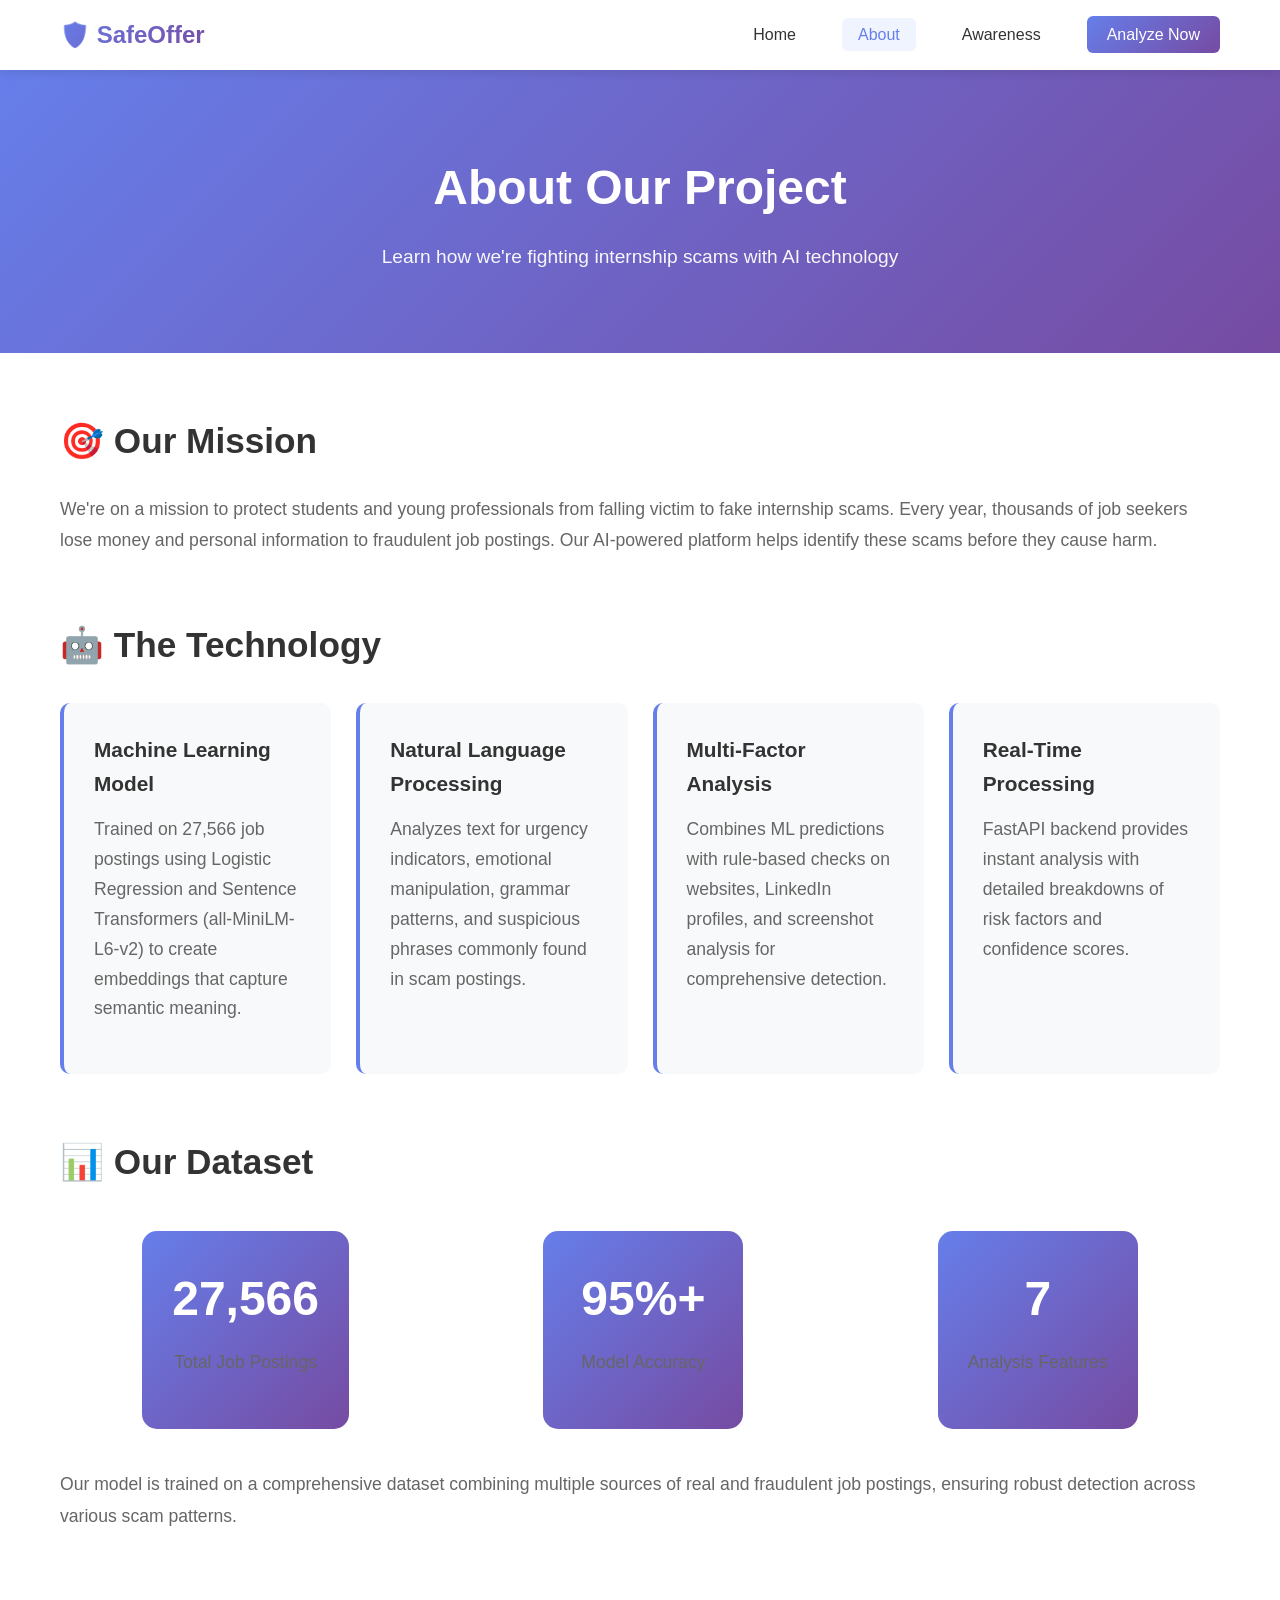
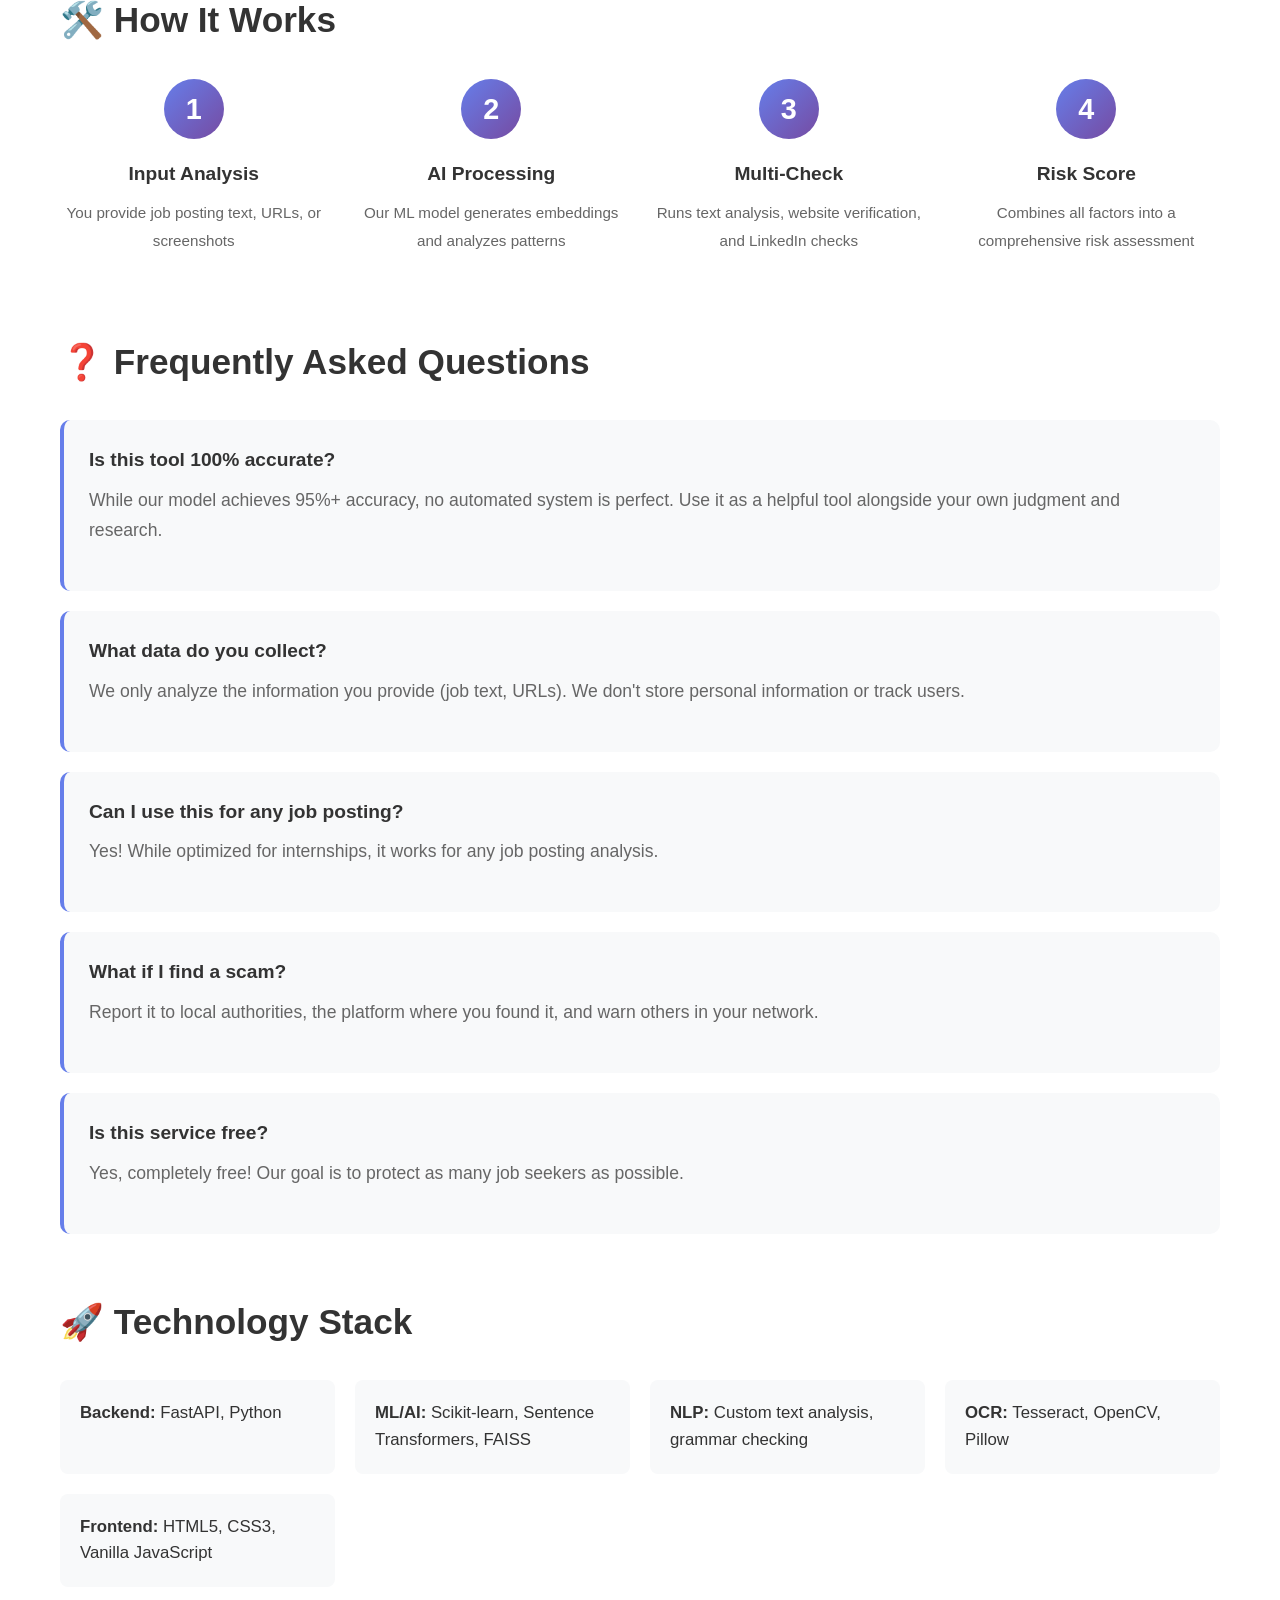
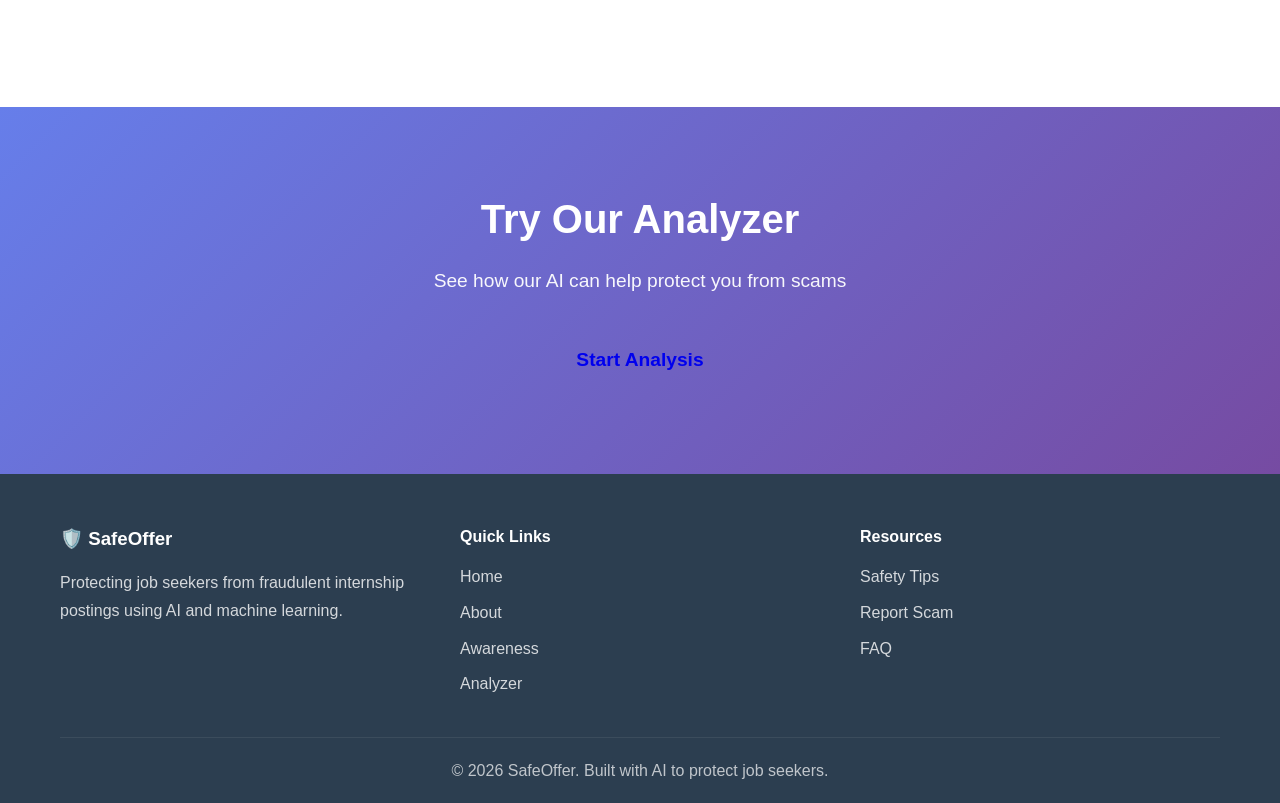
<file: frontend/about.html>
<!DOCTYPE html>
<html lang="en">
<head>
    <meta charset="UTF-8">
    <meta name="viewport" content="width=device-width, initial-scale=1.0">
    <title>About - SafeOffer</title>
    <link rel="stylesheet" href="styles.css">
</head>
<body>
    <nav class="navbar">
        <div class="nav-container">
            <div class="logo">🛡️ SafeOffer</div>
            <ul class="nav-menu">
                <li><a href="home.html">Home</a></li>
                <li><a href="about.html" class="active">About</a></li>
                <li><a href="awareness.html">Awareness</a></li>
                <li><a href="analyzer.html" class="cta-btn">Analyze Now</a></li>
            </ul>
        </div>
    </nav>

    <section class="page-header">
        <div class="container">
            <h1>About Our Project</h1>
            <p>Learn how we're fighting internship scams with AI technology</p>
        </div>
    </section>

    <section class="about-content">
        <div class="container">
            <div class="about-section">
                <h2>🎯 Our Mission</h2>
                <p>We're on a mission to protect students and young professionals from falling victim to fake internship scams. Every year, thousands of job seekers lose money and personal information to fraudulent job postings. Our AI-powered platform helps identify these scams before they cause harm.</p>
            </div>

            <div class="about-section">
                <h2>🤖 The Technology</h2>
                <div class="tech-grid">
                    <div class="tech-card">
                        <h3>Machine Learning Model</h3>
                        <p>Trained on 27,566 job postings using Logistic Regression and Sentence Transformers (all-MiniLM-L6-v2) to create embeddings that capture semantic meaning.</p>
                    </div>
                    <div class="tech-card">
                        <h3>Natural Language Processing</h3>
                        <p>Analyzes text for urgency indicators, emotional manipulation, grammar patterns, and suspicious phrases commonly found in scam postings.</p>
                    </div>
                    <div class="tech-card">
                        <h3>Multi-Factor Analysis</h3>
                        <p>Combines ML predictions with rule-based checks on websites, LinkedIn profiles, and screenshot analysis for comprehensive detection.</p>
                    </div>
                    <div class="tech-card">
                        <h3>Real-Time Processing</h3>
                        <p>FastAPI backend provides instant analysis with detailed breakdowns of risk factors and confidence scores.</p>
                    </div>
                </div>
            </div>

            <div class="about-section">
                <h2>📊 Our Dataset</h2>
                <div class="dataset-stats">
                    <div class="stat-box">
                        <div class="stat-big">27,566</div>
                        <p>Total Job Postings</p>
                    </div>
                    <div class="stat-box">
                        <div class="stat-big">95%+</div>
                        <p>Model Accuracy</p>
                    </div>
                    <div class="stat-box">
                        <div class="stat-big">7</div>
                        <p>Analysis Features</p>
                    </div>
                </div>
                <p>Our model is trained on a comprehensive dataset combining multiple sources of real and fraudulent job postings, ensuring robust detection across various scam patterns.</p>
            </div>

            <div class="about-section">
                <h2>🛠️ How It Works</h2>
                <div class="process-steps">
                    <div class="step">
                        <div class="step-number">1</div>
                        <h3>Input Analysis</h3>
                        <p>You provide job posting text, URLs, or screenshots</p>
                    </div>
                    <div class="step">
                        <div class="step-number">2</div>
                        <h3>AI Processing</h3>
                        <p>Our ML model generates embeddings and analyzes patterns</p>
                    </div>
                    <div class="step">
                        <div class="step-number">3</div>
                        <h3>Multi-Check</h3>
                        <p>Runs text analysis, website verification, and LinkedIn checks</p>
                    </div>
                    <div class="step">
                        <div class="step-number">4</div>
                        <h3>Risk Score</h3>
                        <p>Combines all factors into a comprehensive risk assessment</p>
                    </div>
                </div>
            </div>

            <div class="about-section" id="faq">
                <h2>❓ Frequently Asked Questions</h2>
                <div class="faq-list">
                    <div class="faq-item">
                        <h3>Is this tool 100% accurate?</h3>
                        <p>While our model achieves 95%+ accuracy, no automated system is perfect. Use it as a helpful tool alongside your own judgment and research.</p>
                    </div>
                    <div class="faq-item">
                        <h3>What data do you collect?</h3>
                        <p>We only analyze the information you provide (job text, URLs). We don't store personal information or track users.</p>
                    </div>
                    <div class="faq-item">
                        <h3>Can I use this for any job posting?</h3>
                        <p>Yes! While optimized for internships, it works for any job posting analysis.</p>
                    </div>
                    <div class="faq-item">
                        <h3>What if I find a scam?</h3>
                        <p>Report it to local authorities, the platform where you found it, and warn others in your network.</p>
                    </div>
                    <div class="faq-item">
                        <h3>Is this service free?</h3>
                        <p>Yes, completely free! Our goal is to protect as many job seekers as possible.</p>
                    </div>
                </div>
            </div>

            <div class="about-section">
                <h2>🚀 Technology Stack</h2>
                <div class="tech-stack">
                    <div class="stack-item">
                        <strong>Backend:</strong> FastAPI, Python
                    </div>
                    <div class="stack-item">
                        <strong>ML/AI:</strong> Scikit-learn, Sentence Transformers, FAISS
                    </div>
                    <div class="stack-item">
                        <strong>NLP:</strong> Custom text analysis, grammar checking
                    </div>
                    <div class="stack-item">
                        <strong>OCR:</strong> Tesseract, OpenCV, Pillow
                    </div>
                    <div class="stack-item">
                        <strong>Frontend:</strong> HTML5, CSS3, Vanilla JavaScript
                    </div>
                </div>
            </div>
        </div>
    </section>

    <section class="cta-section">
        <div class="container">
            <h2>Try Our Analyzer</h2>
            <p>See how our AI can help protect you from scams</p>
            <a href="analyzer.html" class="btn btn-large">Start Analysis</a>
        </div>
    </section>

    <footer class="footer">
        <div class="container">
            <div class="footer-content">
                <div class="footer-section">
                    <h3>🛡️ SafeOffer</h3>
                    <p>Protecting job seekers from fraudulent internship postings using AI and machine learning.</p>
                </div>
                <div class="footer-section">
                    <h4>Quick Links</h4>
                    <ul>
                        <li><a href="home.html">Home</a></li>
                        <li><a href="about.html">About</a></li>
                        <li><a href="awareness.html">Awareness</a></li>
                        <li><a href="analyzer.html">Analyzer</a></li>
                    </ul>
                </div>
                <div class="footer-section">
                    <h4>Resources</h4>
                    <ul>
                        <li><a href="awareness.html#tips">Safety Tips</a></li>
                        <li><a href="awareness.html#report">Report Scam</a></li>
                        <li><a href="about.html#faq">FAQ</a></li>
                    </ul>
                </div>
            </div>
            <div class="footer-bottom">
                <p>&copy; 2026 SafeOffer. Built with AI to protect job seekers.</p>
            </div>
        </div>
    </footer>
</body>
</html>
</file>
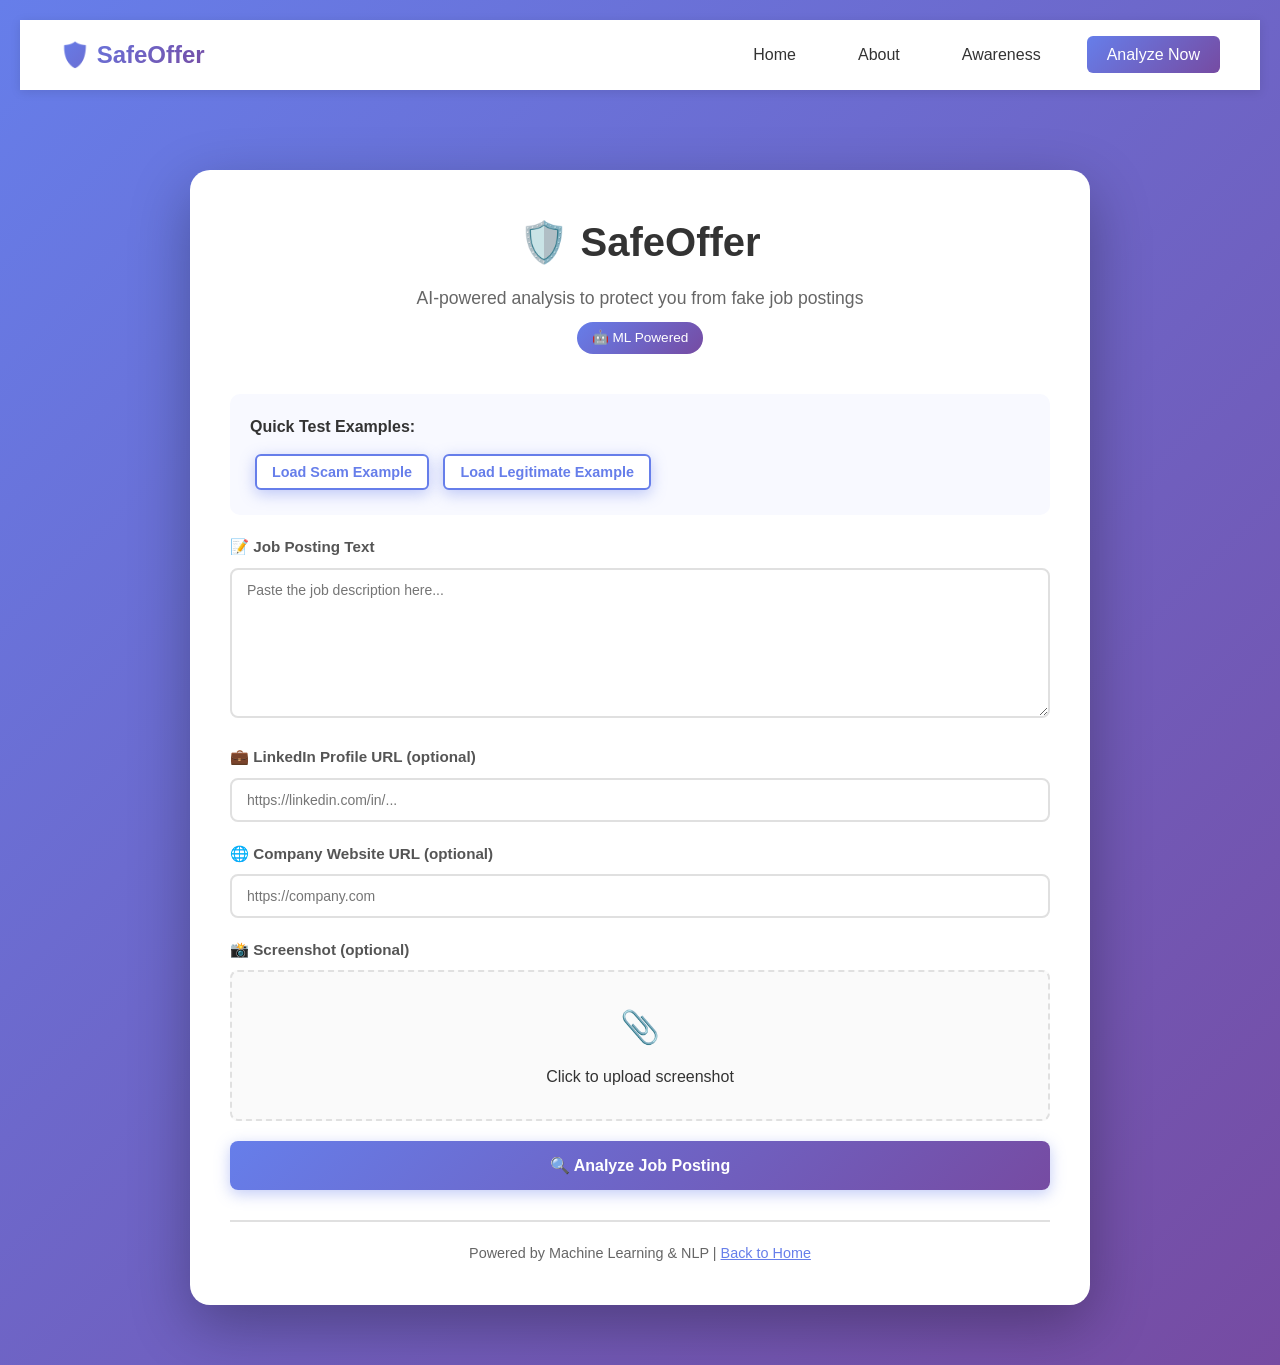
<file: frontend/analyzer.html>
<!DOCTYPE html>
<html lang="en">
<head>
    <meta charset="UTF-8">
    <meta name="viewport" content="width=device-width, initial-scale=1.0">
    <title>Analyzer - SafeOffer</title>
    <link rel="stylesheet" href="styles.css">
    <style>
        body { 
            background: linear-gradient(135deg, #667eea 0%, #764ba2 100%); 
            min-height: 100vh; 
            padding: 20px; 
        }
        
        .analyzer-container { 
            max-width: 900px; 
            margin: 80px auto 40px; 
            background: white; 
            border-radius: 20px; 
            padding: 40px; 
            box-shadow: 0 20px 60px rgba(0,0,0,0.3); 
        }
        
        .header {
            text-align: center;
            margin-bottom: 40px;
        }
        
        h1 { 
            color: #333; 
            margin-bottom: 10px; 
            font-size: 2.5em; 
        }
        
        .subtitle { 
            color: #666; 
            font-size: 1.1em;
        }
        
        .badge {
            display: inline-block;
            background: linear-gradient(135deg, #667eea 0%, #764ba2 100%);
            color: white;
            padding: 5px 15px;
            border-radius: 20px;
            font-size: 0.85em;
            margin-top: 10px;
        }
        
        .form-group { 
            margin-bottom: 20px; 
        }
        
        label { 
            display: block; 
            margin-bottom: 8px; 
            color: #555; 
            font-weight: 600; 
            font-size: 0.95em;
        }
        
        input[type="text"], input[type="url"], textarea { 
            width: 100%; 
            padding: 12px 15px; 
            border: 2px solid #e0e0e0; 
            border-radius: 8px; 
            font-size: 14px; 
            transition: all 0.3s;
            font-family: inherit;
        }
        
        input:focus, textarea:focus { 
            outline: none; 
            border-color: #667eea; 
            box-shadow: 0 0 0 3px rgba(102, 126, 234, 0.1);
        }
        
        textarea { 
            min-height: 150px; 
            resize: vertical; 
        }
        
        .file-input { 
            border: 2px dashed #e0e0e0; 
            padding: 30px; 
            text-align: center; 
            border-radius: 8px; 
            cursor: pointer; 
            transition: all 0.3s; 
            background: #fafafa;
        }
        
        .file-input:hover { 
            border-color: #667eea; 
            background: #f8f9ff; 
        }
        
        .file-input input { 
            display: none; 
        }
        
        .file-icon {
            font-size: 2em;
            margin-bottom: 10px;
        }
        
        button { 
            background: linear-gradient(135deg, #667eea 0%, #764ba2 100%); 
            color: white; 
            padding: 15px 40px; 
            border: none; 
            border-radius: 8px; 
            font-size: 16px; 
            font-weight: 600; 
            cursor: pointer; 
            width: 100%; 
            transition: all 0.3s;
            box-shadow: 0 4px 15px rgba(102, 126, 234, 0.4);
        }
        
        button:hover { 
            transform: translateY(-2px); 
            box-shadow: 0 6px 20px rgba(102, 126, 234, 0.6);
        }
        
        button:disabled { 
            opacity: 0.6; 
            cursor: not-allowed; 
            transform: none;
        }
        
        .result { 
            margin-top: 30px; 
            padding: 30px; 
            border-radius: 12px; 
            display: none; 
            animation: slideIn 0.5s ease;
        }
        
        @keyframes slideIn {
            from { opacity: 0; transform: translateY(20px); }
            to { opacity: 1; transform: translateY(0); }
        }
        
        .result.safe { 
            background: linear-gradient(135deg, #d4edda 0%, #c3e6cb 100%); 
            border: 2px solid #28a745; 
        }
        
        .result.suspicious { 
            background: linear-gradient(135deg, #fff3cd 0%, #ffeaa7 100%); 
            border: 2px solid #ffc107; 
        }
        
        .result.scam { 
            background: linear-gradient(135deg, #f8d7da 0%, #f5c6cb 100%); 
            border: 2px solid #dc3545; 
        }
        
        .score-container {
            text-align: center;
            margin-bottom: 20px;
        }
        
        .score { 
            font-size: 4em; 
            font-weight: bold; 
            margin: 10px 0;
            text-shadow: 2px 2px 4px rgba(0,0,0,0.1);
        }
        
        .verdict { 
            font-size: 1.8em; 
            margin-bottom: 20px;
            font-weight: 600;
        }
        
        .ml-prediction {
            background: white;
            padding: 20px;
            border-radius: 10px;
            margin-bottom: 20px;
            box-shadow: 0 2px 10px rgba(0,0,0,0.1);
        }
        
        .ml-prediction h3 {
            margin-bottom: 15px;
            color: #333;
            display: flex;
            align-items: center;
            gap: 10px;
        }
        
        .ml-badge {
            background: linear-gradient(135deg, #667eea 0%, #764ba2 100%);
            color: white;
            padding: 5px 12px;
            border-radius: 15px;
            font-size: 0.7em;
        }
        
        .confidence-bar {
            background: #e0e0e0;
            height: 30px;
            border-radius: 15px;
            overflow: hidden;
            margin: 10px 0;
        }
        
        .confidence-fill {
            height: 100%;
            background: linear-gradient(90deg, #667eea 0%, #764ba2 100%);
            display: flex;
            align-items: center;
            justify-content: center;
            color: white;
            font-weight: 600;
            transition: width 1s ease;
        }
        
        .details { 
            background: white; 
            padding: 20px; 
            border-radius: 10px; 
            box-shadow: 0 2px 10px rgba(0,0,0,0.1);
        }
        
        .details h3 {
            margin-bottom: 15px;
            color: #333;
        }
        
        .detail-item { 
            margin: 12px 0; 
            padding: 12px; 
            background: #f8f9fa; 
            border-radius: 6px; 
            border-left: 4px solid #667eea;
        }
        
        .loading { 
            text-align: center; 
            padding: 40px; 
            display: none; 
        }
        
        .spinner { 
            border: 4px solid #f3f3f3; 
            border-top: 4px solid #667eea; 
            border-radius: 50%; 
            width: 50px; 
            height: 50px; 
            animation: spin 1s linear infinite; 
            margin: 0 auto 20px; 
        }
        
        @keyframes spin { 
            0% { transform: rotate(0deg); } 
            100% { transform: rotate(360deg); } 
        }
        
        .loading-text {
            color: #667eea;
            font-weight: 600;
            font-size: 1.1em;
        }
        
        .example-texts {
            background: #f8f9ff;
            padding: 20px;
            border-radius: 10px;
            margin-bottom: 20px;
        }
        
        .example-texts h4 {
            margin-bottom: 10px;
            color: #333;
        }
        
        .example-btn {
            background: white;
            color: #667eea;
            border: 2px solid #667eea;
            padding: 8px 15px;
            border-radius: 6px;
            margin: 5px;
            cursor: pointer;
            font-size: 0.9em;
            transition: all 0.3s;
            width: auto;
        }
        
        .example-btn:hover {
            background: #667eea;
            color: white;
        }
        
        .analyzer-footer {
            text-align: center;
            margin-top: 30px;
            padding-top: 20px;
            border-top: 2px solid #e0e0e0;
            color: #666;
            font-size: 0.9em;
        }
    </style>
</head>
<body>
    <nav class="navbar">
        <div class="nav-container">
            <div class="logo">🛡️ SafeOffer</div>
            <ul class="nav-menu">
                <li><a href="home.html">Home</a></li>
                <li><a href="about.html">About</a></li>
                <li><a href="awareness.html">Awareness</a></li>
                <li><a href="analyzer.html" class="active cta-btn">Analyze Now</a></li>
            </ul>
        </div>
    </nav>

    <div class="analyzer-container">
        <div class="header">
            <h1>🛡️ SafeOffer</h1>
            <p class="subtitle">AI-powered analysis to protect you from fake job postings</p>
            <span class="badge">🤖 ML Powered</span>
        </div>
        
        <div class="example-texts">
            <h4>Quick Test Examples:</h4>
            <button class="example-btn" onclick="loadScamExample()">Load Scam Example</button>
            <button class="example-btn" onclick="loadLegitExample()">Load Legitimate Example</button>
        </div>
        
        <form id="analyzeForm">
            <div class="form-group">
                <label for="offerText">📝 Job Posting Text</label>
                <textarea id="offerText" placeholder="Paste the job description here..."></textarea>
            </div>
            
            <div class="form-group">
                <label for="linkedin">💼 LinkedIn Profile URL (optional)</label>
                <input type="url" id="linkedin" placeholder="https://linkedin.com/in/...">
            </div>
            
            <div class="form-group">
                <label for="website">🌐 Company Website URL (optional)</label>
                <input type="url" id="website" placeholder="https://company.com">
            </div>
            
            <div class="form-group">
                <label>📸 Screenshot (optional)</label>
                <div class="file-input" onclick="document.getElementById('screenshot').click()">
                    <input type="file" id="screenshot" accept="image/*">
                    <div class="file-icon">📎</div>
                    <span id="fileName">Click to upload screenshot</span>
                </div>
            </div>
            
            <button type="submit">🔍 Analyze Job Posting</button>
        </form>
        
        <div class="loading" id="loading">
            <div class="spinner"></div>
            <p class="loading-text">Analyzing with AI...</p>
        </div>
        
        <div class="result" id="result">
            <div class="score-container">
                <div class="score" id="score"></div>
                <div class="verdict" id="verdict"></div>
            </div>
            
            <div id="mlPrediction"></div>
            <div class="details" id="details"></div>
        </div>
        
        <div class="analyzer-footer">
            <p>Powered by Machine Learning & NLP | <a href="home.html" style="color: #667eea;">Back to Home</a></p>
        </div>
    </div>

    <script>
        const API_URL = window.location.origin === 'null' || window.location.origin === 'file://' 
            ? 'http://localhost:8000' 
            : window.location.origin;
        
        function loadScamExample() {
            document.getElementById('offerText').value = `URGENT HIRING! 🚨

We are offering GUARANTEED internship positions at top tech companies!

💰 Salary: $5000/month
📍 Location: Remote (Work from anywhere!)
⏰ Duration: 3-6 months

Requirements:
✅ Any degree/stream
✅ No experience needed
✅ No interview required!

🎯 LIMITED SLOTS AVAILABLE - Only 10 positions left!

To confirm your position, pay a ONE-TIME registration fee of $500 (100% refundable after joining)

📱 Contact immediately on WhatsApp: +1234567890
⚡ Instant offer letter provided!

Don't miss this life-changing opportunity! Apply NOW before slots fill up!`;
        }
        
        function loadLegitExample() {
            document.getElementById('offerText').value = `Software Engineering Intern - Summer 2024

About the Role:
We are seeking a motivated Software Engineering Intern to join our backend development team for Summer 2024.

Responsibilities:
- Develop and maintain REST APIs using Python/FastAPI
- Work with PostgreSQL databases
- Collaborate with senior engineers on feature development
- Participate in code reviews and team meetings

Requirements:
- Currently pursuing a degree in Computer Science or related field
- Strong understanding of Python and web development
- Familiarity with Git and version control
- Good communication skills

What We Offer:
- Competitive monthly stipend
- Mentorship from experienced engineers
- Flexible work hours
- Potential for full-time conversion

Application Process:
Please apply through our careers portal at company.com/careers
Include your resume and a brief cover letter.

We are an equal opportunity employer and value diversity.`;
        }
        
        document.getElementById('screenshot').addEventListener('change', function(e) {
            const fileName = e.target.files[0]?.name || 'Click to upload screenshot';
            document.getElementById('fileName').innerHTML = `<div class="file-icon">✅</div>${fileName}`;
        });
        
        document.getElementById('analyzeForm').addEventListener('submit', async function(e) {
            e.preventDefault();
            
            const formData = new FormData();
            const linkedin = document.getElementById('linkedin').value;
            const website = document.getElementById('website').value;
            const offerText = document.getElementById('offerText').value;
            const screenshot = document.getElementById('screenshot').files[0];
            
            if (!offerText && !linkedin && !website && !screenshot) {
                alert('Please provide at least one input to analyze!');
                return;
            }
            
            if (linkedin) formData.append('linkedin_url', linkedin);
            if (website) formData.append('website_url', website);
            if (offerText) formData.append('offer_text', offerText);
            if (screenshot) formData.append('screenshot', screenshot);
            
            document.getElementById('loading').style.display = 'block';
            document.getElementById('result').style.display = 'none';
            
            try {
                const response = await fetch(`${API_URL}/analyze/`, {
                    method: 'POST',
                    body: formData
                });
                
                if (!response.ok) {
                    throw new Error(`HTTP error! status: ${response.status}`);
                }
                
                const data = await response.json();
                displayResult(data);
            } catch (error) {
                alert('Error: ' + error.message + '\n\nMake sure the backend is running on http://localhost:8000');
                console.error('Error:', error);
            } finally {
                document.getElementById('loading').style.display = 'none';
            }
        });
        
        function displayResult(data) {
            const resultDiv = document.getElementById('result');
            const score = data.scam_score;
            const verdict = data.verdict;
            
            resultDiv.className = 'result';
            if (verdict === 'Safe') resultDiv.classList.add('safe');
            else if (verdict === 'Suspicious') resultDiv.classList.add('suspicious');
            else resultDiv.classList.add('scam');
            
            document.getElementById('score').textContent = `${score}/100`;
            document.getElementById('verdict').textContent = verdict;
            
            let mlHTML = '';
            if (data.offer_text?.ml_prediction) {
                const ml = data.offer_text.ml_prediction;
                const confidence = (ml.confidence * 100).toFixed(1);
                mlHTML = `
                    <div class="ml-prediction">
                        <h3>
                            🤖 AI Model Analysis
                            <span class="ml-badge">Machine Learning</span>
                        </h3>
                        <p><strong>Prediction:</strong> ${ml.is_scam ? '⚠️ SCAM DETECTED' : '✅ Looks Legitimate'}</p>
                        <p><strong>Confidence:</strong></p>
                        <div class="confidence-bar">
                            <div class="confidence-fill" style="width: ${confidence}%">${confidence}%</div>
                        </div>
                        <p><strong>Scam Probability:</strong> ${(ml.scam_probability * 100).toFixed(1)}%</p>
                    </div>
                `;
            }
            document.getElementById('mlPrediction').innerHTML = mlHTML;
            
            let detailsHTML = '<h3>📊 Detailed Analysis:</h3>';
            
            if (data.offer_text?.flags?.length > 0) {
                detailsHTML += `<div class="detail-item"><strong>⚠️ Suspicious Phrases Found:</strong><br>${data.offer_text.flags.join(', ')}</div>`;
            }
            
            if (data.offer_text?.urgency_score > 0.3) {
                detailsHTML += `<div class="detail-item"><strong>⏰ Urgency Detected:</strong> High pressure language used</div>`;
            }
            
            if (data.offer_text?.emotion_score > 0.2) {
                detailsHTML += `<div class="detail-item"><strong>😮 Emotional Manipulation:</strong> Overly emotional language detected</div>`;
            }
            
            if (data.linkedin?.flags?.length > 0) {
                detailsHTML += `<div class="detail-item"><strong>💼 LinkedIn Issues:</strong><br>${data.linkedin.flags.join(', ')}</div>`;
            }
            
            if (data.website?.flags?.length > 0) {
                detailsHTML += `<div class="detail-item"><strong>🌐 Website Issues:</strong><br>${data.website.flags.join(', ')}</div>`;
            }
            
            if (data.image?.detected_keywords?.length > 0) {
                detailsHTML += `<div class="detail-item"><strong>📸 Screenshot Analysis:</strong><br>Detected: ${data.image.detected_keywords.join(', ')}</div>`;
            }
            
            if (detailsHTML === '<h3>📊 Detailed Analysis:</h3>') {
                detailsHTML += '<div class="detail-item">✅ No major red flags detected</div>';
            }
            
            document.getElementById('details').innerHTML = detailsHTML;
            resultDiv.style.display = 'block';
            resultDiv.scrollIntoView({ behavior: 'smooth', block: 'nearest' });
        }
    </script>
</body>
</html>
</file>
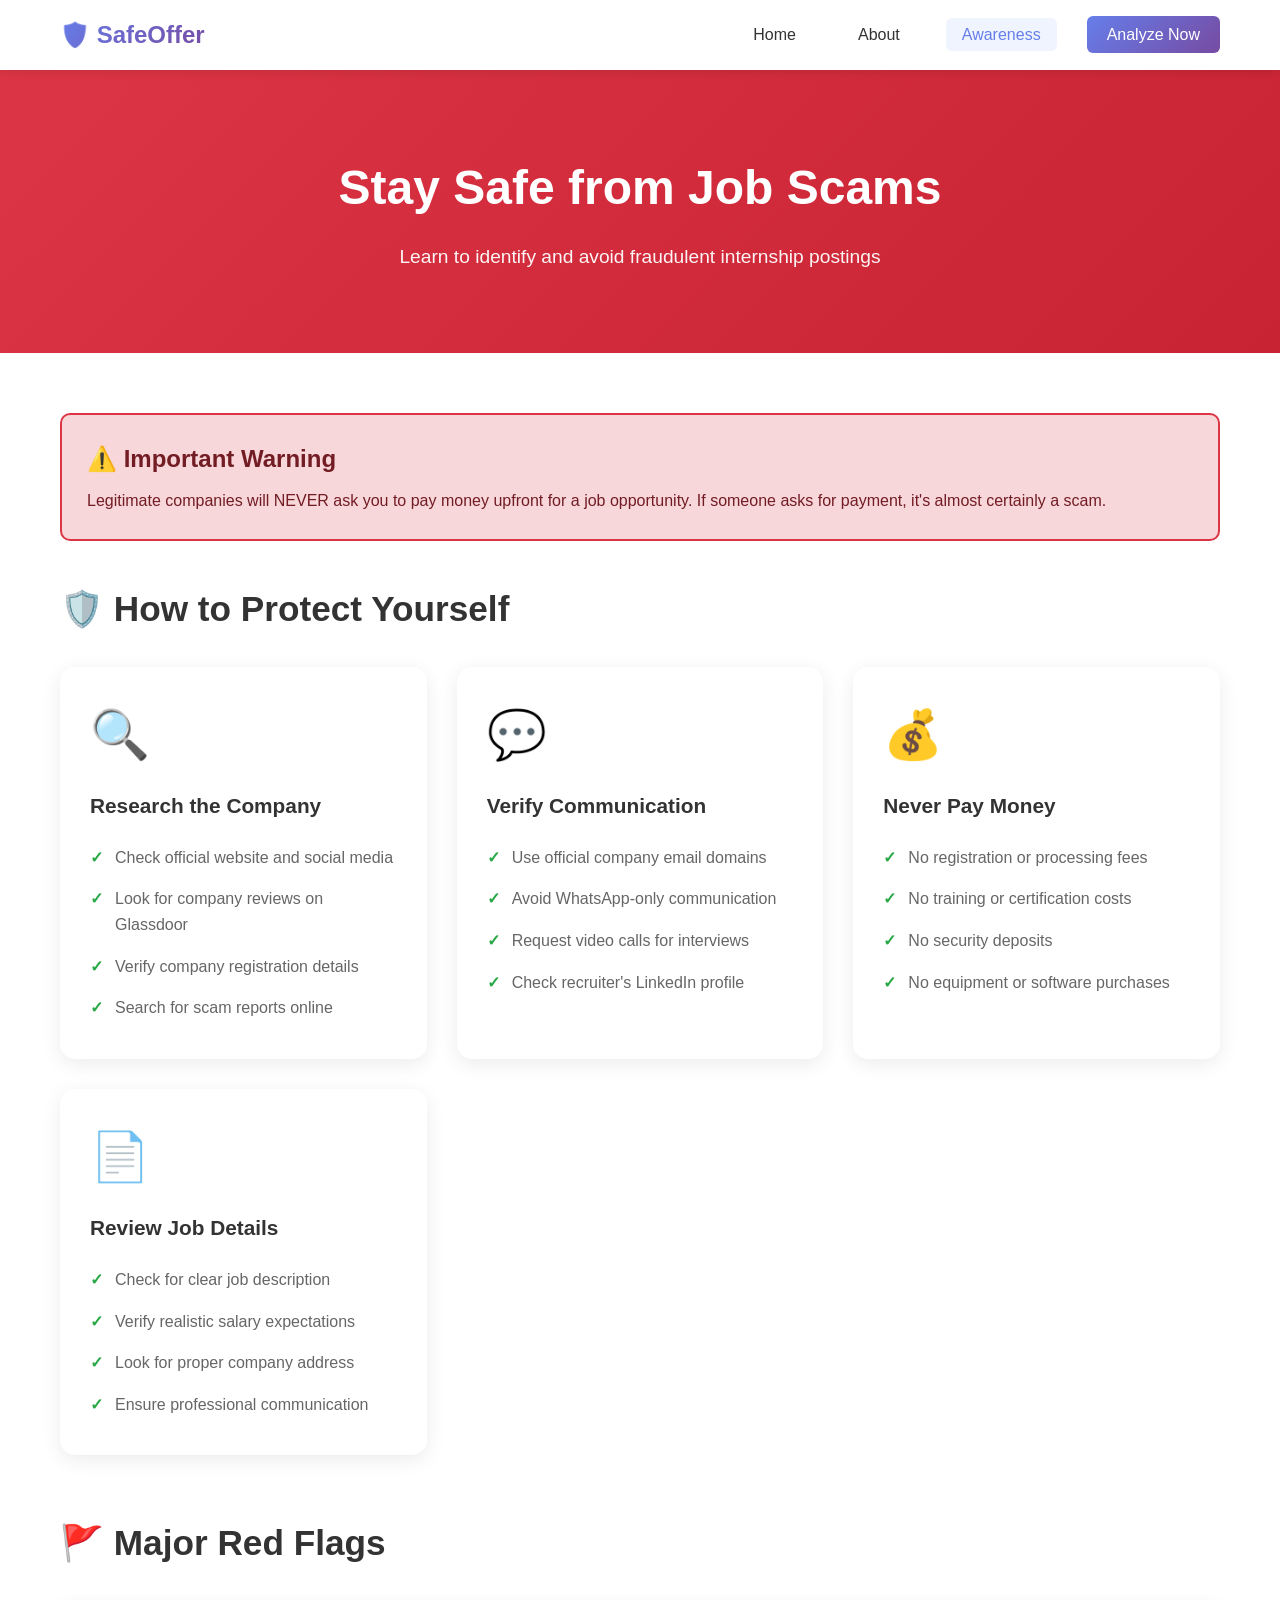
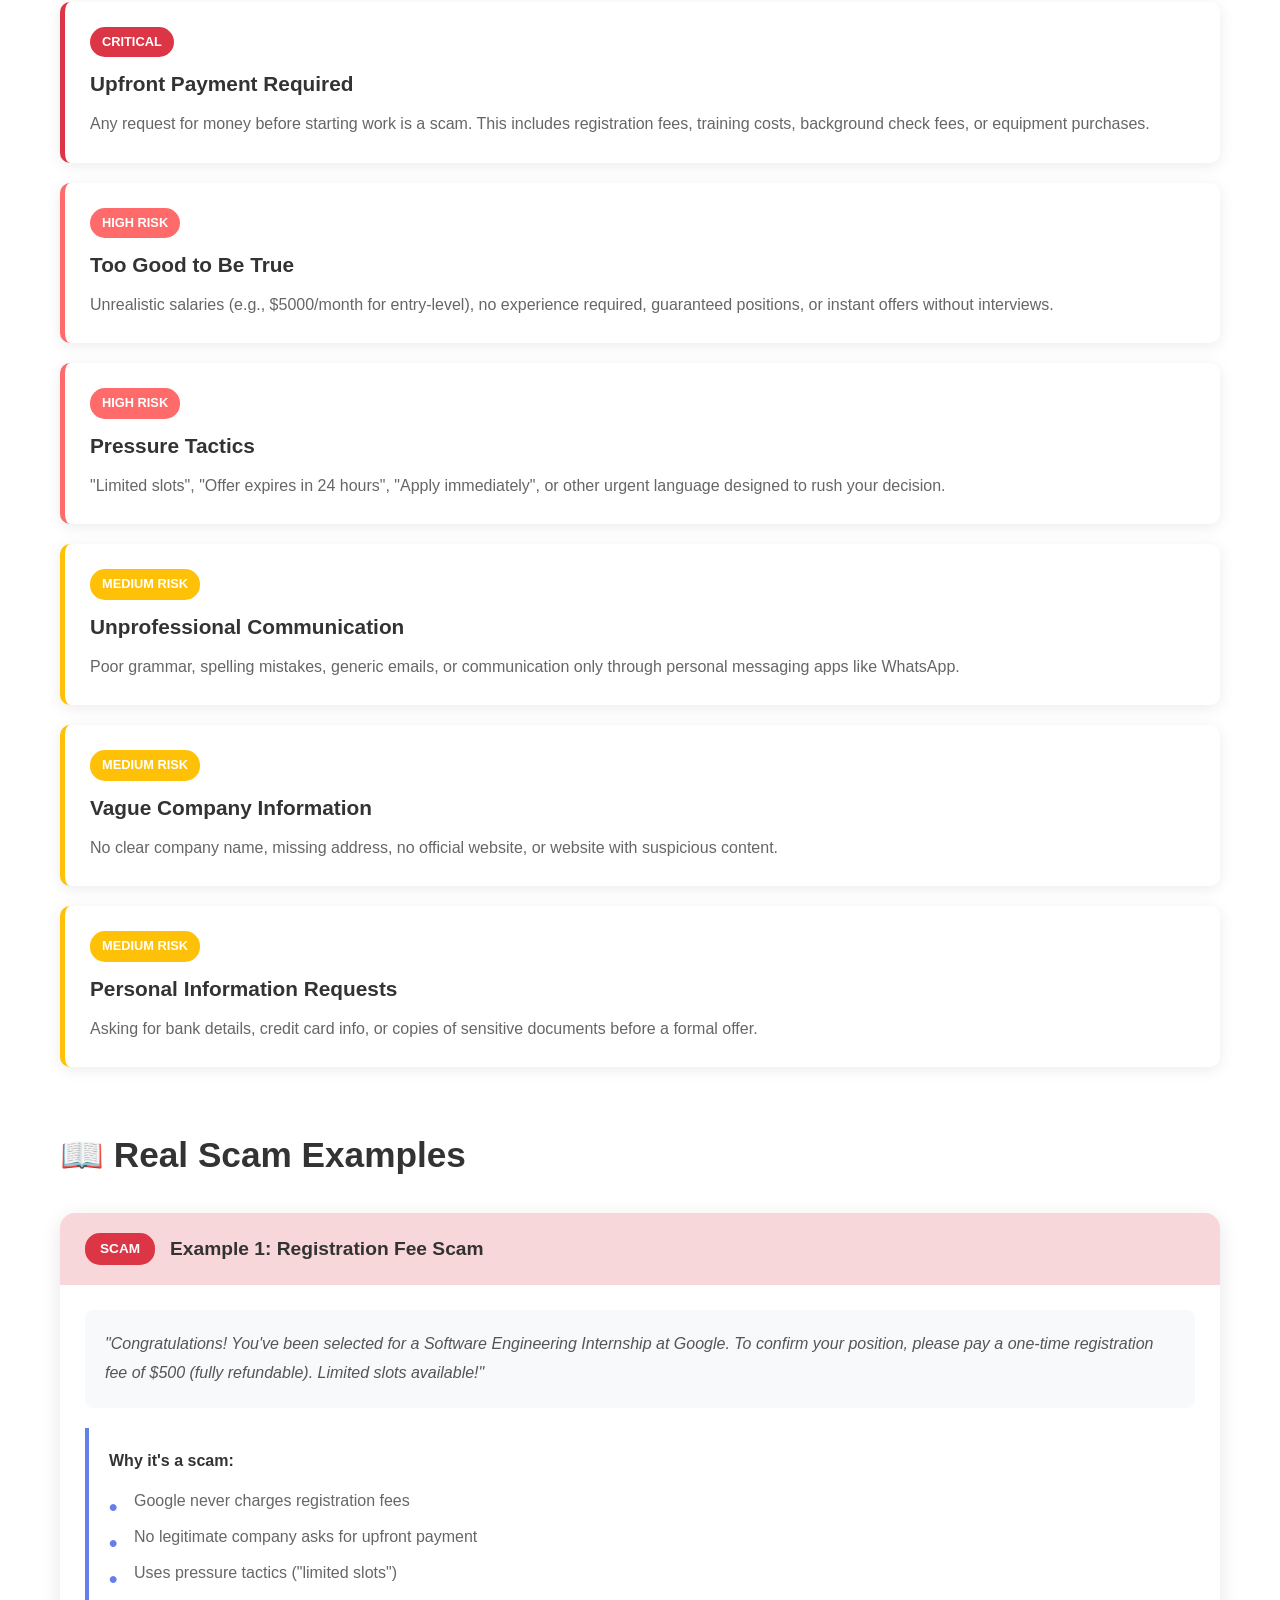
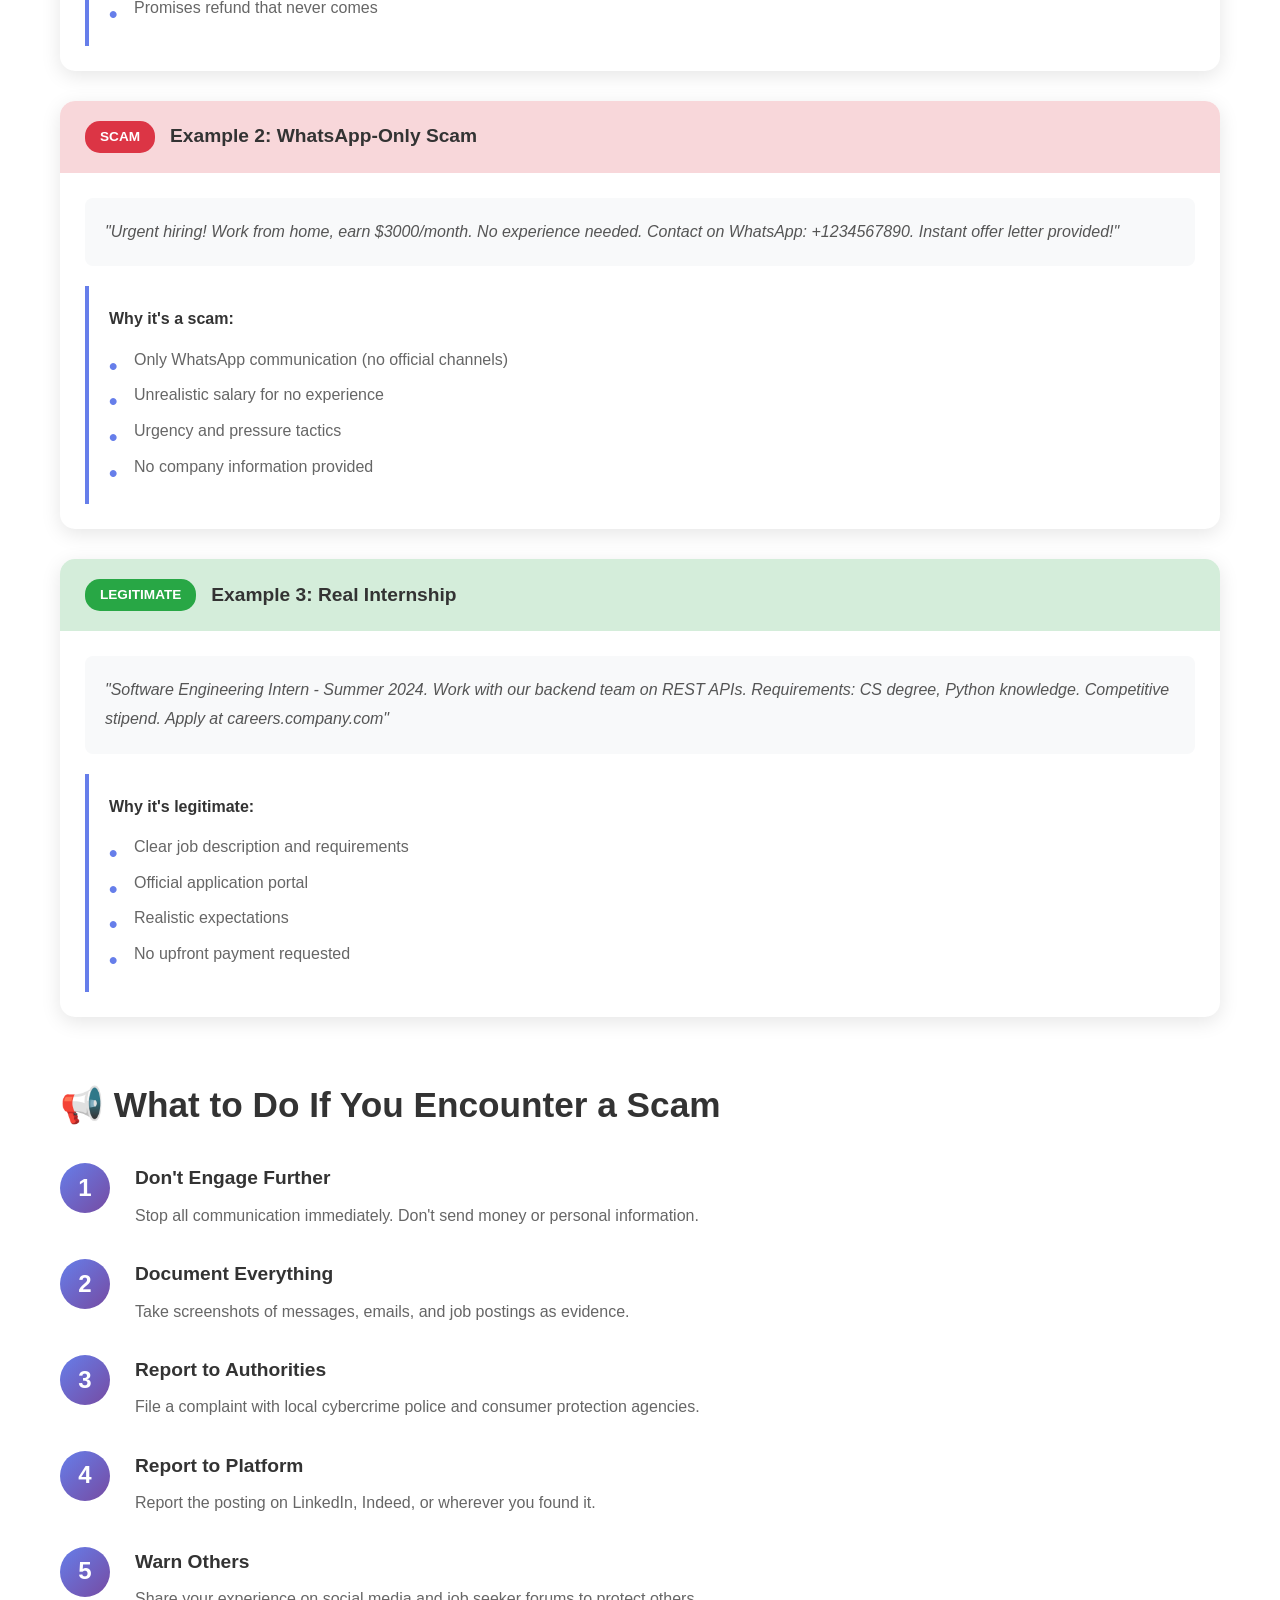
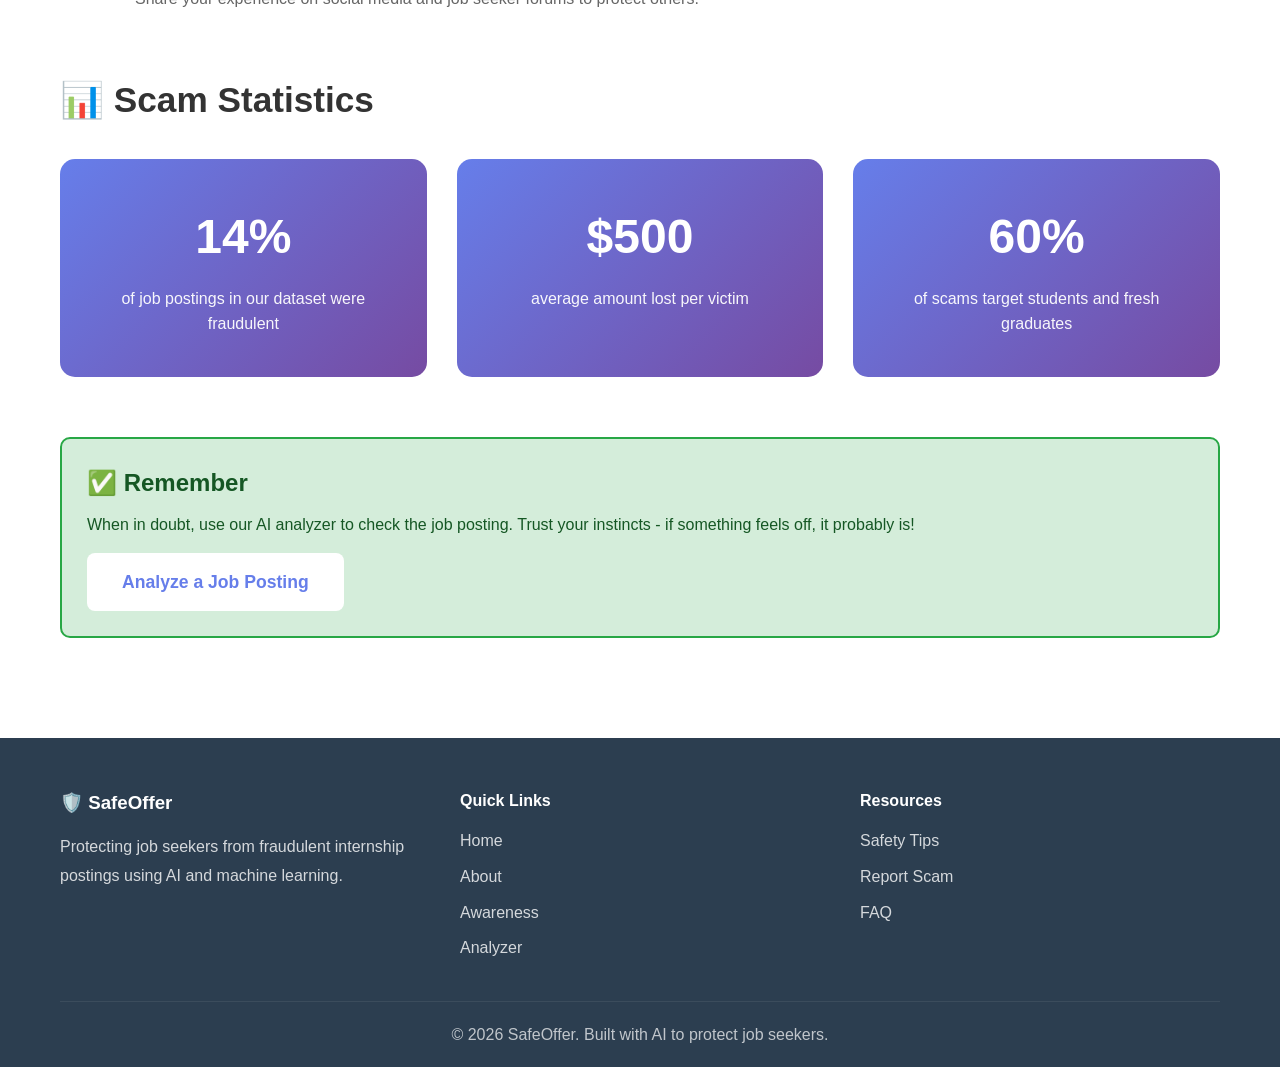
<file: frontend/awareness.html>
<!DOCTYPE html>
<html lang="en">
<head>
    <meta charset="UTF-8">
    <meta name="viewport" content="width=device-width, initial-scale=1.0">
    <title>Awareness - SafeOffer</title>
    <link rel="stylesheet" href="styles.css">
</head>
<body>
    <nav class="navbar">
        <div class="nav-container">
            <div class="logo">🛡️ SafeOffer</div>
            <ul class="nav-menu">
                <li><a href="home.html">Home</a></li>
                <li><a href="about.html">About</a></li>
                <li><a href="awareness.html" class="active">Awareness</a></li>
                <li><a href="analyzer.html" class="cta-btn">Analyze Now</a></li>
            </ul>
        </div>
    </nav>

    <section class="page-header awareness-header">
        <div class="container">
            <h1>Stay Safe from Job Scams</h1>
            <p>Learn to identify and avoid fraudulent internship postings</p>
        </div>
    </section>

    <section class="awareness-content">
        <div class="container">
            <div class="alert-box danger">
                <h3>⚠️ Important Warning</h3>
                <p>Legitimate companies will NEVER ask you to pay money upfront for a job opportunity. If someone asks for payment, it's almost certainly a scam.</p>
            </div>

            <div class="awareness-section" id="tips">
                <h2>🛡️ How to Protect Yourself</h2>
                <div class="tips-grid">
                    <div class="tip-card">
                        <div class="tip-icon">🔍</div>
                        <h3>Research the Company</h3>
                        <ul>
                            <li>Check official website and social media</li>
                            <li>Look for company reviews on Glassdoor</li>
                            <li>Verify company registration details</li>
                            <li>Search for scam reports online</li>
                        </ul>
                    </div>
                    
                    <div class="tip-card">
                        <div class="tip-icon">💬</div>
                        <h3>Verify Communication</h3>
                        <ul>
                            <li>Use official company email domains</li>
                            <li>Avoid WhatsApp-only communication</li>
                            <li>Request video calls for interviews</li>
                            <li>Check recruiter's LinkedIn profile</li>
                        </ul>
                    </div>
                    
                    <div class="tip-card">
                        <div class="tip-icon">💰</div>
                        <h3>Never Pay Money</h3>
                        <ul>
                            <li>No registration or processing fees</li>
                            <li>No training or certification costs</li>
                            <li>No security deposits</li>
                            <li>No equipment or software purchases</li>
                        </ul>
                    </div>
                    
                    <div class="tip-card">
                        <div class="tip-icon">📄</div>
                        <h3>Review Job Details</h3>
                        <ul>
                            <li>Check for clear job description</li>
                            <li>Verify realistic salary expectations</li>
                            <li>Look for proper company address</li>
                            <li>Ensure professional communication</li>
                        </ul>
                    </div>
                </div>
            </div>

            <div class="awareness-section">
                <h2>🚩 Major Red Flags</h2>
                <div class="red-flags">
                    <div class="flag-item critical">
                        <span class="flag-badge">CRITICAL</span>
                        <h3>Upfront Payment Required</h3>
                        <p>Any request for money before starting work is a scam. This includes registration fees, training costs, background check fees, or equipment purchases.</p>
                    </div>
                    
                    <div class="flag-item high">
                        <span class="flag-badge">HIGH RISK</span>
                        <h3>Too Good to Be True</h3>
                        <p>Unrealistic salaries (e.g., $5000/month for entry-level), no experience required, guaranteed positions, or instant offers without interviews.</p>
                    </div>
                    
                    <div class="flag-item high">
                        <span class="flag-badge">HIGH RISK</span>
                        <h3>Pressure Tactics</h3>
                        <p>"Limited slots", "Offer expires in 24 hours", "Apply immediately", or other urgent language designed to rush your decision.</p>
                    </div>
                    
                    <div class="flag-item medium">
                        <span class="flag-badge">MEDIUM RISK</span>
                        <h3>Unprofessional Communication</h3>
                        <p>Poor grammar, spelling mistakes, generic emails, or communication only through personal messaging apps like WhatsApp.</p>
                    </div>
                    
                    <div class="flag-item medium">
                        <span class="flag-badge">MEDIUM RISK</span>
                        <h3>Vague Company Information</h3>
                        <p>No clear company name, missing address, no official website, or website with suspicious content.</p>
                    </div>
                    
                    <div class="flag-item medium">
                        <span class="flag-badge">MEDIUM RISK</span>
                        <h3>Personal Information Requests</h3>
                        <p>Asking for bank details, credit card info, or copies of sensitive documents before a formal offer.</p>
                    </div>
                </div>
            </div>

            <div class="awareness-section">
                <h2>📖 Real Scam Examples</h2>
                <div class="examples">
                    <div class="example-card scam">
                        <div class="example-header">
                            <span class="example-badge scam-badge">SCAM</span>
                            <h3>Example 1: Registration Fee Scam</h3>
                        </div>
                        <div class="example-content">
                            <p><em>"Congratulations! You've been selected for a Software Engineering Internship at Google. To confirm your position, please pay a one-time registration fee of $500 (fully refundable). Limited slots available!"</em></p>
                            <div class="example-analysis">
                                <strong>Why it's a scam:</strong>
                                <ul>
                                    <li>Google never charges registration fees</li>
                                    <li>No legitimate company asks for upfront payment</li>
                                    <li>Uses pressure tactics ("limited slots")</li>
                                    <li>Promises refund that never comes</li>
                                </ul>
                            </div>
                        </div>
                    </div>
                    
                    <div class="example-card scam">
                        <div class="example-header">
                            <span class="example-badge scam-badge">SCAM</span>
                            <h3>Example 2: WhatsApp-Only Scam</h3>
                        </div>
                        <div class="example-content">
                            <p><em>"Urgent hiring! Work from home, earn $3000/month. No experience needed. Contact on WhatsApp: +1234567890. Instant offer letter provided!"</em></p>
                            <div class="example-analysis">
                                <strong>Why it's a scam:</strong>
                                <ul>
                                    <li>Only WhatsApp communication (no official channels)</li>
                                    <li>Unrealistic salary for no experience</li>
                                    <li>Urgency and pressure tactics</li>
                                    <li>No company information provided</li>
                                </ul>
                            </div>
                        </div>
                    </div>
                    
                    <div class="example-card legit">
                        <div class="example-header">
                            <span class="example-badge legit-badge">LEGITIMATE</span>
                            <h3>Example 3: Real Internship</h3>
                        </div>
                        <div class="example-content">
                            <p><em>"Software Engineering Intern - Summer 2024. Work with our backend team on REST APIs. Requirements: CS degree, Python knowledge. Competitive stipend. Apply at careers.company.com"</em></p>
                            <div class="example-analysis">
                                <strong>Why it's legitimate:</strong>
                                <ul>
                                    <li>Clear job description and requirements</li>
                                    <li>Official application portal</li>
                                    <li>Realistic expectations</li>
                                    <li>No upfront payment requested</li>
                                </ul>
                            </div>
                        </div>
                    </div>
                </div>
            </div>

            <div class="awareness-section" id="report">
                <h2>📢 What to Do If You Encounter a Scam</h2>
                <div class="action-steps">
                    <div class="action-step">
                        <div class="step-num">1</div>
                        <div class="step-content">
                            <h3>Don't Engage Further</h3>
                            <p>Stop all communication immediately. Don't send money or personal information.</p>
                        </div>
                    </div>
                    
                    <div class="action-step">
                        <div class="step-num">2</div>
                        <div class="step-content">
                            <h3>Document Everything</h3>
                            <p>Take screenshots of messages, emails, and job postings as evidence.</p>
                        </div>
                    </div>
                    
                    <div class="action-step">
                        <div class="step-num">3</div>
                        <div class="step-content">
                            <h3>Report to Authorities</h3>
                            <p>File a complaint with local cybercrime police and consumer protection agencies.</p>
                        </div>
                    </div>
                    
                    <div class="action-step">
                        <div class="step-num">4</div>
                        <div class="step-content">
                            <h3>Report to Platform</h3>
                            <p>Report the posting on LinkedIn, Indeed, or wherever you found it.</p>
                        </div>
                    </div>
                    
                    <div class="action-step">
                        <div class="step-num">5</div>
                        <div class="step-content">
                            <h3>Warn Others</h3>
                            <p>Share your experience on social media and job seeker forums to protect others.</p>
                        </div>
                    </div>
                </div>
            </div>

            <div class="awareness-section">
                <h2>📊 Scam Statistics</h2>
                <div class="stats-grid">
                    <div class="stat-card">
                        <div class="stat-number">14%</div>
                        <p>of job postings in our dataset were fraudulent</p>
                    </div>
                    <div class="stat-card">
                        <div class="stat-number">$500</div>
                        <p>average amount lost per victim</p>
                    </div>
                    <div class="stat-card">
                        <div class="stat-number">60%</div>
                        <p>of scams target students and fresh graduates</p>
                    </div>
                </div>
            </div>

            <div class="alert-box success">
                <h3>✅ Remember</h3>
                <p>When in doubt, use our AI analyzer to check the job posting. Trust your instincts - if something feels off, it probably is!</p>
                <a href="analyzer.html" class="btn btn-primary" style="margin-top: 15px;">Analyze a Job Posting</a>
            </div>
        </div>
    </section>

    <footer class="footer">
        <div class="container">
            <div class="footer-content">
                <div class="footer-section">
                    <h3>🛡️ SafeOffer</h3>
                    <p>Protecting job seekers from fraudulent internship postings using AI and machine learning.</p>
                </div>
                <div class="footer-section">
                    <h4>Quick Links</h4>
                    <ul>
                        <li><a href="home.html">Home</a></li>
                        <li><a href="about.html">About</a></li>
                        <li><a href="awareness.html">Awareness</a></li>
                        <li><a href="analyzer.html">Analyzer</a></li>
                    </ul>
                </div>
                <div class="footer-section">
                    <h4>Resources</h4>
                    <ul>
                        <li><a href="awareness.html#tips">Safety Tips</a></li>
                        <li><a href="awareness.html#report">Report Scam</a></li>
                        <li><a href="about.html#faq">FAQ</a></li>
                    </ul>
                </div>
            </div>
            <div class="footer-bottom">
                <p>&copy; 2026 SafeOffer. Built with AI to protect job seekers.</p>
            </div>
        </div>
    </footer>
</body>
</html>
</file>
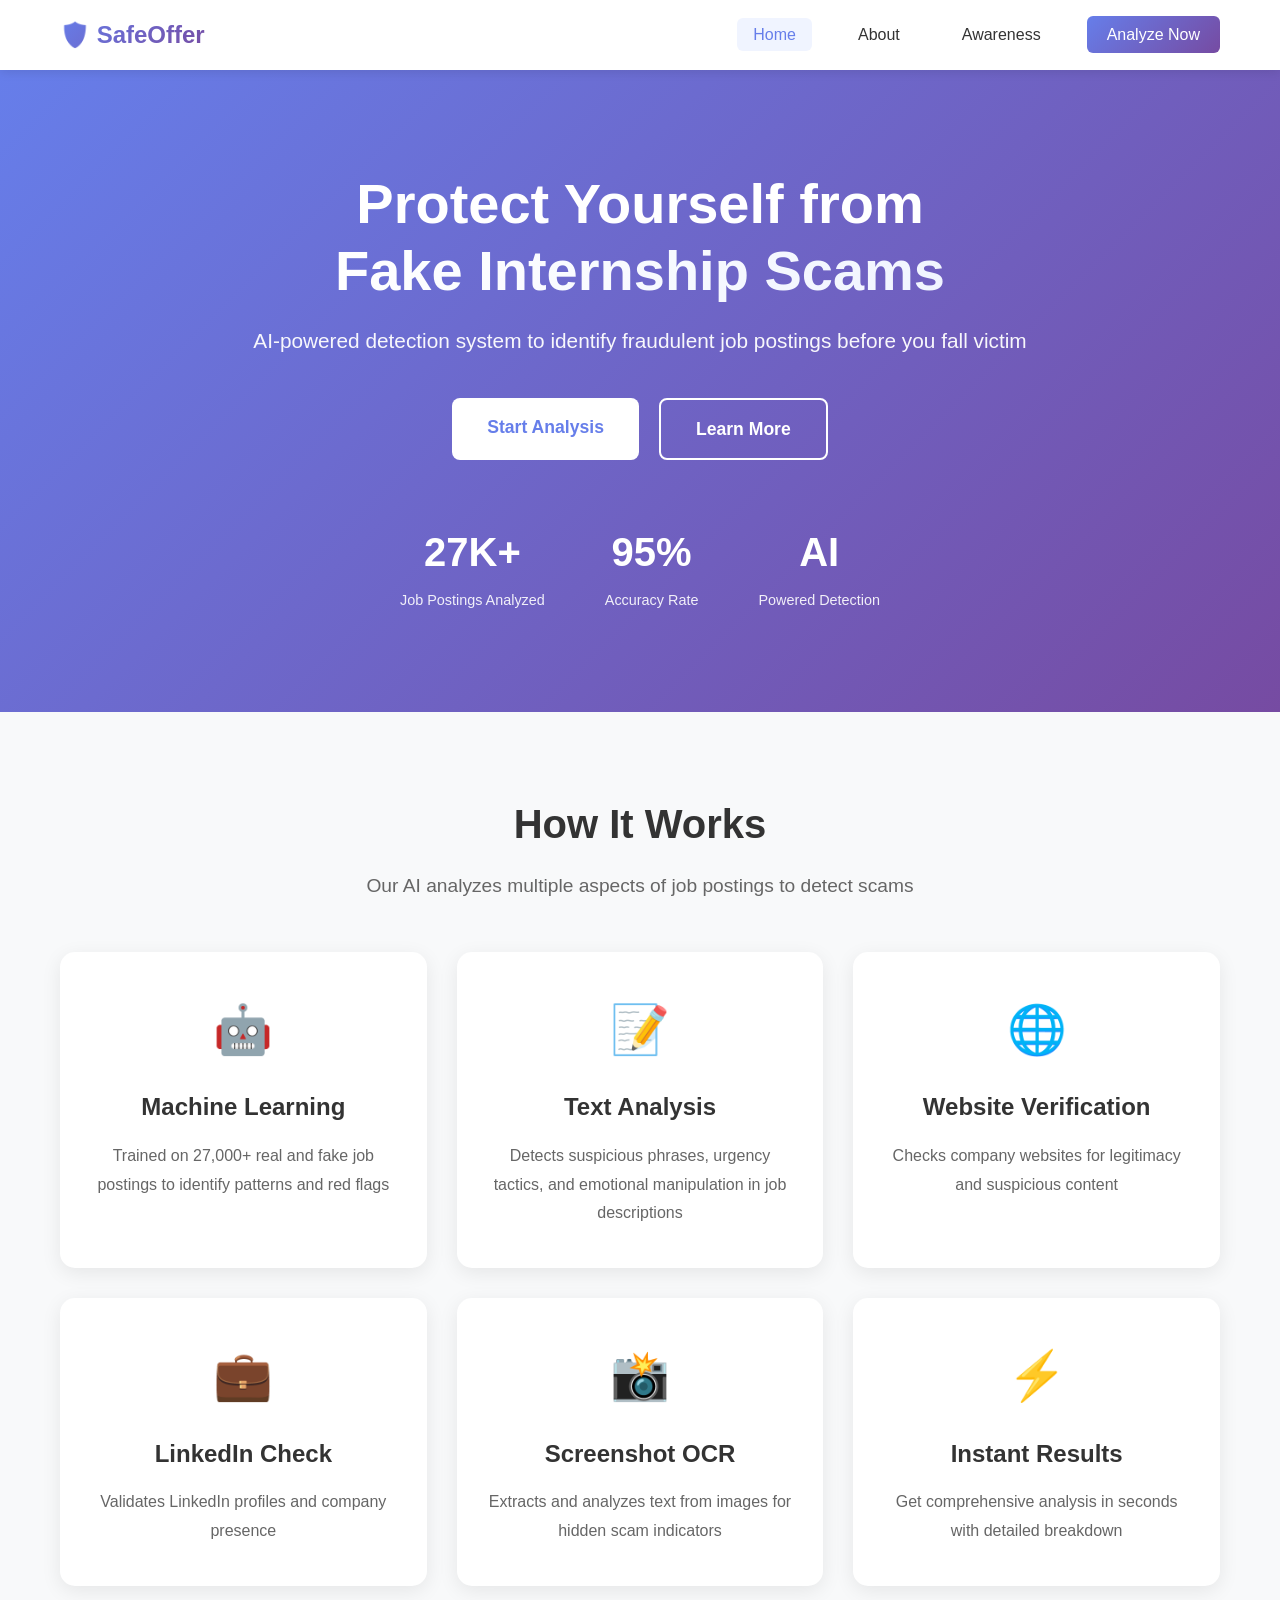
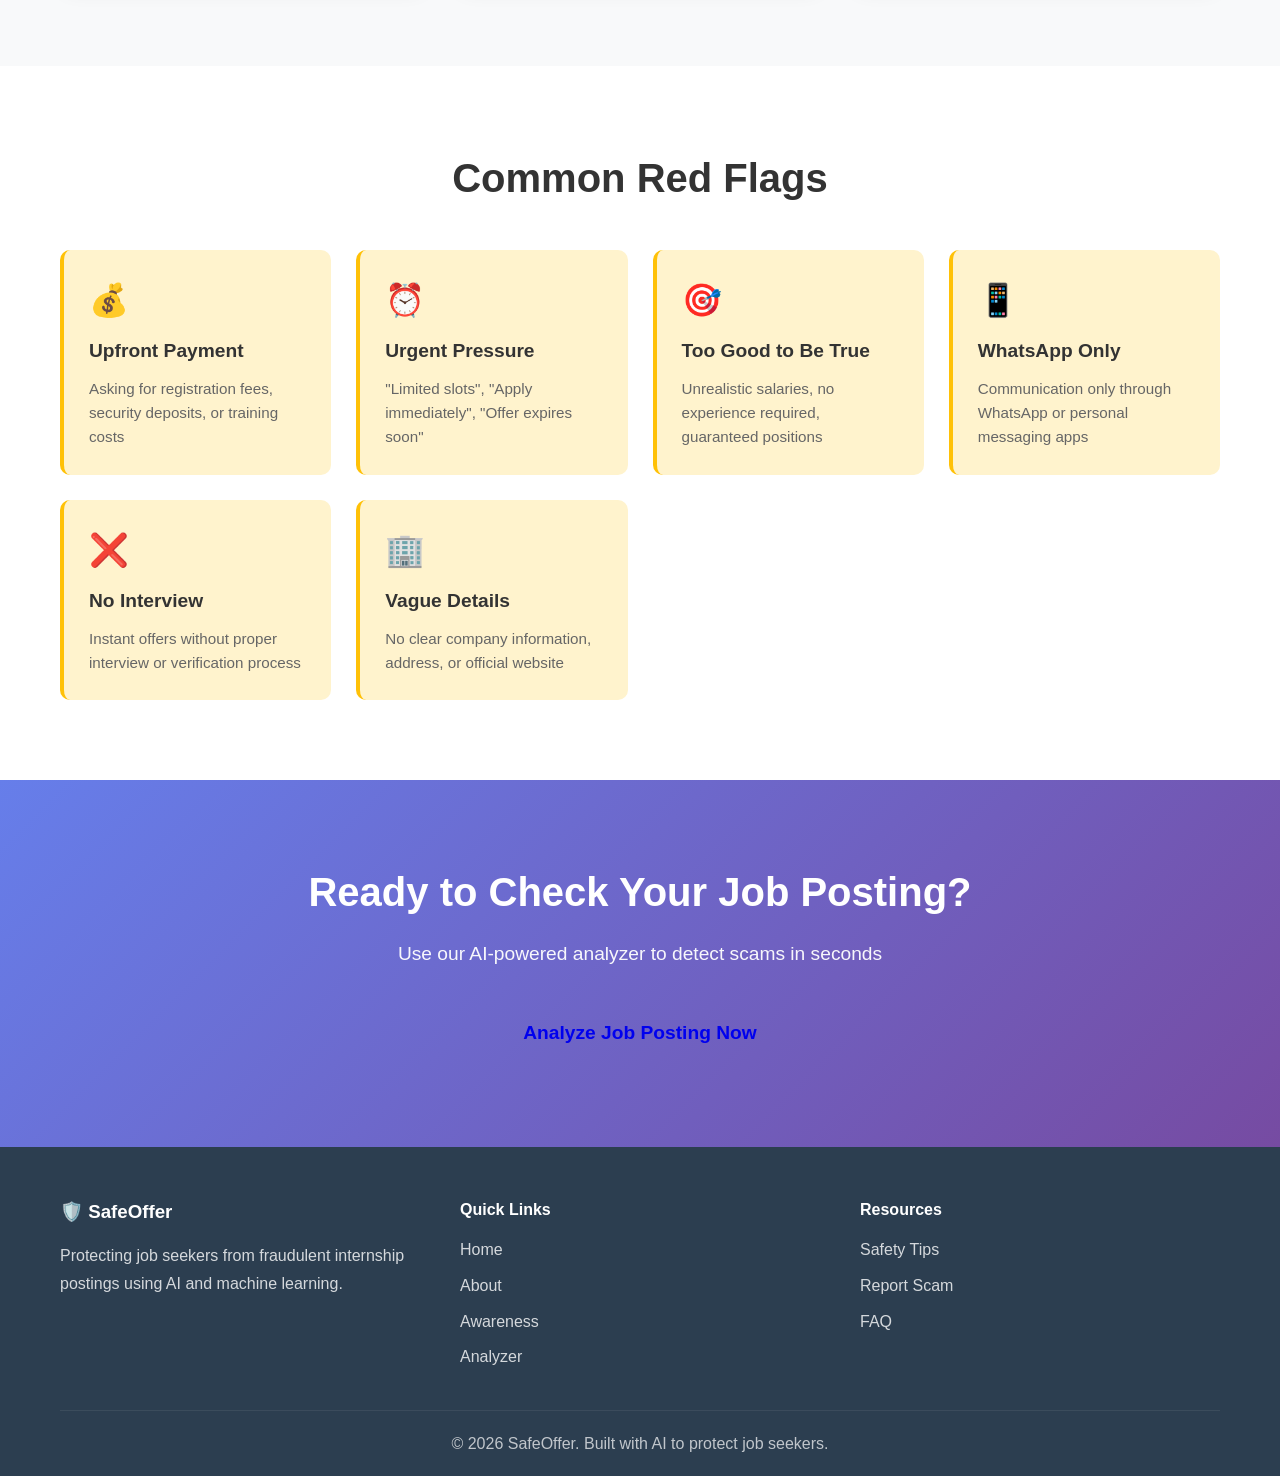
<file: frontend/home.html>
<!DOCTYPE html>
<html lang="en">
<head>
    <meta charset="UTF-8">
    <meta name="viewport" content="width=device-width, initial-scale=1.0">
    <title>SafeOffer - Protect Yourself from Fake Job Postings</title>
    <link rel="stylesheet" href="styles.css">
</head>
<body>
    <nav class="navbar">
        <div class="nav-container">
            <div class="logo">🛡️ SafeOffer</div>
            <ul class="nav-menu">
                <li><a href="home.html" class="active">Home</a></li>
                <li><a href="about.html">About</a></li>
                <li><a href="awareness.html">Awareness</a></li>
                <li><a href="analyzer.html" class="cta-btn">Analyze Now</a></li>
            </ul>
        </div>
    </nav>

    <section class="hero">
        <div class="hero-content">
            <h1 class="hero-title">Protect Yourself from<br><span class="gradient-text">Fake Internship Scams</span></h1>
            <p class="hero-subtitle">AI-powered detection system to identify fraudulent job postings before you fall victim</p>
            <div class="hero-buttons">
                <a href="analyzer.html" class="btn btn-primary">Start Analysis</a>
                <a href="awareness.html" class="btn btn-secondary">Learn More</a>
            </div>
            <div class="hero-stats">
                <div class="stat">
                    <div class="stat-number">27K+</div>
                    <div class="stat-label">Job Postings Analyzed</div>
                </div>
                <div class="stat">
                    <div class="stat-number">95%</div>
                    <div class="stat-label">Accuracy Rate</div>
                </div>
                <div class="stat">
                    <div class="stat-number">AI</div>
                    <div class="stat-label">Powered Detection</div>
                </div>
            </div>
        </div>
    </section>

    <section class="features">
        <div class="container">
            <h2 class="section-title">How It Works</h2>
            <p class="section-subtitle">Our AI analyzes multiple aspects of job postings to detect scams</p>
            
            <div class="features-grid">
                <div class="feature-card">
                    <div class="feature-icon">🤖</div>
                    <h3>Machine Learning</h3>
                    <p>Trained on 27,000+ real and fake job postings to identify patterns and red flags</p>
                </div>
                
                <div class="feature-card">
                    <div class="feature-icon">📝</div>
                    <h3>Text Analysis</h3>
                    <p>Detects suspicious phrases, urgency tactics, and emotional manipulation in job descriptions</p>
                </div>
                
                <div class="feature-card">
                    <div class="feature-icon">🌐</div>
                    <h3>Website Verification</h3>
                    <p>Checks company websites for legitimacy and suspicious content</p>
                </div>
                
                <div class="feature-card">
                    <div class="feature-icon">💼</div>
                    <h3>LinkedIn Check</h3>
                    <p>Validates LinkedIn profiles and company presence</p>
                </div>
                
                <div class="feature-card">
                    <div class="feature-icon">📸</div>
                    <h3>Screenshot OCR</h3>
                    <p>Extracts and analyzes text from images for hidden scam indicators</p>
                </div>
                
                <div class="feature-card">
                    <div class="feature-icon">⚡</div>
                    <h3>Instant Results</h3>
                    <p>Get comprehensive analysis in seconds with detailed breakdown</p>
                </div>
            </div>
        </div>
    </section>

    <section class="warning-signs">
        <div class="container">
            <h2 class="section-title">Common Red Flags</h2>
            <div class="warning-grid">
                <div class="warning-item">
                    <span class="warning-icon">💰</span>
                    <h4>Upfront Payment</h4>
                    <p>Asking for registration fees, security deposits, or training costs</p>
                </div>
                <div class="warning-item">
                    <span class="warning-icon">⏰</span>
                    <h4>Urgent Pressure</h4>
                    <p>"Limited slots", "Apply immediately", "Offer expires soon"</p>
                </div>
                <div class="warning-item">
                    <span class="warning-icon">🎯</span>
                    <h4>Too Good to Be True</h4>
                    <p>Unrealistic salaries, no experience required, guaranteed positions</p>
                </div>
                <div class="warning-item">
                    <span class="warning-icon">📱</span>
                    <h4>WhatsApp Only</h4>
                    <p>Communication only through WhatsApp or personal messaging apps</p>
                </div>
                <div class="warning-item">
                    <span class="warning-icon">❌</span>
                    <h4>No Interview</h4>
                    <p>Instant offers without proper interview or verification process</p>
                </div>
                <div class="warning-item">
                    <span class="warning-icon">🏢</span>
                    <h4>Vague Details</h4>
                    <p>No clear company information, address, or official website</p>
                </div>
            </div>
        </div>
    </section>

    <section class="cta-section">
        <div class="container">
            <h2>Ready to Check Your Job Posting?</h2>
            <p>Use our AI-powered analyzer to detect scams in seconds</p>
            <a href="analyzer.html" class="btn btn-large">Analyze Job Posting Now</a>
        </div>
    </section>

    <footer class="footer">
        <div class="container">
            <div class="footer-content">
                <div class="footer-section">
                    <h3>🛡️ SafeOffer</h3>
                    <p>Protecting job seekers from fraudulent internship postings using AI and machine learning.</p>
                </div>
                <div class="footer-section">
                    <h4>Quick Links</h4>
                    <ul>
                        <li><a href="home.html">Home</a></li>
                        <li><a href="about.html">About</a></li>
                        <li><a href="awareness.html">Awareness</a></li>
                        <li><a href="analyzer.html">Analyzer</a></li>
                    </ul>
                </div>
                <div class="footer-section">
                    <h4>Resources</h4>
                    <ul>
                        <li><a href="awareness.html#tips">Safety Tips</a></li>
                        <li><a href="awareness.html#report">Report Scam</a></li>
                        <li><a href="about.html#faq">FAQ</a></li>
                    </ul>
                </div>
            </div>
            <div class="footer-bottom">
                <p>&copy; 2026 SafeOffer. Built with AI to protect job seekers.</p>
            </div>
        </div>
    </footer>
</body>
</html>
</file>
<file: frontend/styles.css>
/* Global Styles */
* {
    margin: 0;
    padding: 0;
    box-sizing: border-box;
}

body {
    font-family: 'Segoe UI', Tahoma, Geneva, Verdana, sans-serif;
    line-height: 1.6;
    color: #333;
}

.container {
    max-width: 1200px;
    margin: 0 auto;
    padding: 0 20px;
}

/* Navigation */
.navbar {
    background: white;
    box-shadow: 0 2px 10px rgba(0,0,0,0.1);
    position: sticky;
    top: 0;
    z-index: 1000;
}

.nav-container {
    max-width: 1200px;
    margin: 0 auto;
    padding: 0 20px;
    display: flex;
    justify-content: space-between;
    align-items: center;
    height: 70px;
}

.logo {
    font-size: 1.5em;
    font-weight: bold;
    background: linear-gradient(135deg, #667eea 0%, #764ba2 100%);
    -webkit-background-clip: text;
    -webkit-text-fill-color: transparent;
    background-clip: text;
}

.nav-menu {
    display: flex;
    list-style: none;
    gap: 30px;
}

.nav-menu a {
    text-decoration: none;
    color: #333;
    font-weight: 500;
    transition: color 0.3s;
    padding: 8px 16px;
    border-radius: 6px;
}

.nav-menu a:hover {
    color: #667eea;
}

.nav-menu a.active {
    color: #667eea;
    background: #f0f4ff;
}

.nav-menu a.cta-btn {
    background: linear-gradient(135deg, #667eea 0%, #764ba2 100%);
    color: white !important;
    padding: 10px 20px;
}

.nav-menu a.cta-btn:hover {
    transform: translateY(-2px);
    box-shadow: 0 4px 15px rgba(102, 126, 234, 0.4);
}

/* Hero Section */
.hero {
    background: linear-gradient(135deg, #667eea 0%, #764ba2 100%);
    color: white;
    padding: 100px 20px;
    text-align: center;
}

.hero-content {
    max-width: 900px;
    margin: 0 auto;
}

.hero-title {
    font-size: 3.5em;
    margin-bottom: 20px;
    line-height: 1.2;
}

.gradient-text {
    background: linear-gradient(135deg, #fff 0%, #f0f4ff 100%);
    -webkit-background-clip: text;
    -webkit-text-fill-color: transparent;
    background-clip: text;
}

.hero-subtitle {
    font-size: 1.3em;
    margin-bottom: 40px;
    opacity: 0.95;
}

.hero-buttons {
    display: flex;
    gap: 20px;
    justify-content: center;
    margin-bottom: 60px;
}

.btn {
    padding: 15px 35px;
    border-radius: 8px;
    text-decoration: none;
    font-weight: 600;
    font-size: 1.1em;
    transition: all 0.3s;
    display: inline-block;
}

.btn-primary {
    background: white;
    color: #667eea;
}

.btn-primary:hover {
    transform: translateY(-3px);
    box-shadow: 0 10px 30px rgba(0,0,0,0.2);
}

.btn-secondary {
    background: transparent;
    color: white;
    border: 2px solid white;
}

.btn-secondary:hover {
    background: white;
    color: #667eea;
}

.btn-large {
    padding: 18px 45px;
    font-size: 1.2em;
}

.hero-stats {
    display: flex;
    justify-content: center;
    gap: 60px;
    margin-top: 40px;
}

.stat {
    text-align: center;
}

.stat-number {
    font-size: 2.5em;
    font-weight: bold;
    margin-bottom: 5px;
}

.stat-label {
    font-size: 0.9em;
    opacity: 0.9;
}

/* Features Section */
.features {
    padding: 80px 20px;
    background: #f8f9fa;
}

.section-title {
    text-align: center;
    font-size: 2.5em;
    margin-bottom: 15px;
    color: #333;
}

.section-subtitle {
    text-align: center;
    font-size: 1.2em;
    color: #666;
    margin-bottom: 50px;
}

.features-grid {
    display: grid;
    grid-template-columns: repeat(auto-fit, minmax(300px, 1fr));
    gap: 30px;
    margin-top: 40px;
}

.feature-card {
    background: white;
    padding: 40px 30px;
    border-radius: 15px;
    text-align: center;
    box-shadow: 0 5px 20px rgba(0,0,0,0.08);
    transition: transform 0.3s, box-shadow 0.3s;
}

.feature-card:hover {
    transform: translateY(-10px);
    box-shadow: 0 15px 40px rgba(0,0,0,0.15);
}

.feature-icon {
    font-size: 3em;
    margin-bottom: 20px;
}

.feature-card h3 {
    font-size: 1.5em;
    margin-bottom: 15px;
    color: #333;
}

.feature-card p {
    color: #666;
    line-height: 1.8;
}

/* Warning Signs Section */
.warning-signs {
    padding: 80px 20px;
    background: white;
}

.warning-grid {
    display: grid;
    grid-template-columns: repeat(auto-fit, minmax(250px, 1fr));
    gap: 25px;
    margin-top: 40px;
}

.warning-item {
    background: #fff3cd;
    padding: 25px;
    border-radius: 10px;
    border-left: 4px solid #ffc107;
    transition: transform 0.3s;
}

.warning-item:hover {
    transform: translateX(5px);
}

.warning-icon {
    font-size: 2em;
    display: block;
    margin-bottom: 10px;
}

.warning-item h4 {
    font-size: 1.2em;
    margin-bottom: 10px;
    color: #333;
}

.warning-item p {
    color: #666;
    font-size: 0.95em;
}

/* CTA Section */
.cta-section {
    background: linear-gradient(135deg, #667eea 0%, #764ba2 100%);
    color: white;
    padding: 80px 20px;
    text-align: center;
}

.cta-section h2 {
    font-size: 2.5em;
    margin-bottom: 15px;
}

.cta-section p {
    font-size: 1.2em;
    margin-bottom: 30px;
    opacity: 0.95;
}

/* Footer */
.footer {
    background: #2c3e50;
    color: white;
    padding: 50px 20px 20px;
}

.footer-content {
    display: grid;
    grid-template-columns: repeat(auto-fit, minmax(250px, 1fr));
    gap: 40px;
    margin-bottom: 30px;
}

.footer-section h3, .footer-section h4 {
    margin-bottom: 15px;
}

.footer-section p {
    opacity: 0.8;
    line-height: 1.8;
}

.footer-section ul {
    list-style: none;
}

.footer-section ul li {
    margin-bottom: 10px;
}

.footer-section a {
    color: white;
    text-decoration: none;
    opacity: 0.8;
    transition: opacity 0.3s;
}

.footer-section a:hover {
    opacity: 1;
}

.footer-bottom {
    text-align: center;
    padding-top: 20px;
    border-top: 1px solid rgba(255,255,255,0.1);
    opacity: 0.7;
}

/* Page Header */
.page-header {
    background: linear-gradient(135deg, #667eea 0%, #764ba2 100%);
    color: white;
    padding: 80px 20px;
    text-align: center;
}

.page-header h1 {
    font-size: 3em;
    margin-bottom: 15px;
}

.page-header p {
    font-size: 1.2em;
    opacity: 0.95;
}

/* About Page */
.about-content {
    padding: 60px 20px;
}

.about-section {
    margin-bottom: 60px;
}

.about-section h2 {
    font-size: 2.2em;
    margin-bottom: 25px;
    color: #333;
}

.about-section p {
    font-size: 1.1em;
    line-height: 1.8;
    color: #666;
    margin-bottom: 20px;
}

.tech-grid {
    display: grid;
    grid-template-columns: repeat(auto-fit, minmax(250px, 1fr));
    gap: 25px;
    margin-top: 30px;
}

.tech-card {
    background: #f8f9fa;
    padding: 30px;
    border-radius: 10px;
    border-left: 4px solid #667eea;
}

.tech-card h3 {
    font-size: 1.3em;
    margin-bottom: 15px;
    color: #333;
}

.tech-card p {
    color: #666;
    line-height: 1.7;
}

.dataset-stats {
    display: flex;
    justify-content: space-around;
    margin: 40px 0;
    flex-wrap: wrap;
    gap: 30px;
}

.stat-box {
    text-align: center;
    padding: 30px;
    background: linear-gradient(135deg, #667eea 0%, #764ba2 100%);
    color: white;
    border-radius: 15px;
    min-width: 200px;
}

.stat-big {
    font-size: 3em;
    font-weight: bold;
    margin-bottom: 10px;
}

.process-steps {
    display: grid;
    grid-template-columns: repeat(auto-fit, minmax(200px, 1fr));
    gap: 30px;
    margin-top: 30px;
}

.step {
    text-align: center;
}

.step-number {
    width: 60px;
    height: 60px;
    background: linear-gradient(135deg, #667eea 0%, #764ba2 100%);
    color: white;
    border-radius: 50%;
    display: flex;
    align-items: center;
    justify-content: center;
    font-size: 1.8em;
    font-weight: bold;
    margin: 0 auto 20px;
}

.step h3 {
    font-size: 1.2em;
    margin-bottom: 10px;
    color: #333;
}

.step p {
    color: #666;
    font-size: 0.95em;
}

.faq-list {
    margin-top: 30px;
}

.faq-item {
    background: #f8f9fa;
    padding: 25px;
    border-radius: 10px;
    margin-bottom: 20px;
    border-left: 4px solid #667eea;
}

.faq-item h3 {
    font-size: 1.2em;
    margin-bottom: 10px;
    color: #333;
}

.faq-item p {
    color: #666;
    line-height: 1.7;
}

.tech-stack {
    display: grid;
    grid-template-columns: repeat(auto-fit, minmax(250px, 1fr));
    gap: 20px;
    margin-top: 30px;
}

.stack-item {
    background: #f8f9fa;
    padding: 20px;
    border-radius: 8px;
    font-size: 1.05em;
}

/* Awareness Page */
.awareness-header {
    background: linear-gradient(135deg, #dc3545 0%, #c82333 100%);
}

.awareness-content {
    padding: 60px 20px;
}

.awareness-section {
    margin-bottom: 60px;
}

.awareness-section h2 {
    font-size: 2.2em;
    margin-bottom: 30px;
    color: #333;
}

.alert-box {
    padding: 25px;
    border-radius: 10px;
    margin-bottom: 40px;
}

.alert-box.danger {
    background: #f8d7da;
    border: 2px solid #dc3545;
    color: #721c24;
}

.alert-box.success {
    background: #d4edda;
    border: 2px solid #28a745;
    color: #155724;
}

.alert-box h3 {
    font-size: 1.5em;
    margin-bottom: 10px;
}

.tips-grid {
    display: grid;
    grid-template-columns: repeat(auto-fit, minmax(280px, 1fr));
    gap: 30px;
    margin-top: 30px;
}

.tip-card {
    background: white;
    padding: 30px;
    border-radius: 15px;
    box-shadow: 0 5px 20px rgba(0,0,0,0.08);
}

.tip-icon {
    font-size: 3em;
    margin-bottom: 15px;
}

.tip-card h3 {
    font-size: 1.3em;
    margin-bottom: 15px;
    color: #333;
}

.tip-card ul {
    list-style: none;
    padding-left: 0;
}

.tip-card li {
    padding: 8px 0;
    padding-left: 25px;
    position: relative;
    color: #666;
}

.tip-card li:before {
    content: "✓";
    position: absolute;
    left: 0;
    color: #28a745;
    font-weight: bold;
}

.red-flags {
    margin-top: 30px;
}

.flag-item {
    background: white;
    padding: 25px;
    border-radius: 10px;
    margin-bottom: 20px;
    box-shadow: 0 3px 15px rgba(0,0,0,0.08);
}

.flag-item.critical {
    border-left: 5px solid #dc3545;
}

.flag-item.high {
    border-left: 5px solid #ff6b6b;
}

.flag-item.medium {
    border-left: 5px solid #ffc107;
}

.flag-badge {
    display: inline-block;
    padding: 5px 12px;
    border-radius: 15px;
    font-size: 0.8em;
    font-weight: bold;
    margin-bottom: 10px;
    color: white;
}

.flag-item.critical .flag-badge {
    background: #dc3545;
}

.flag-item.high .flag-badge {
    background: #ff6b6b;
}

.flag-item.medium .flag-badge {
    background: #ffc107;
}

.flag-item h3 {
    font-size: 1.3em;
    margin-bottom: 10px;
    color: #333;
}

.flag-item p {
    color: #666;
    line-height: 1.7;
}

.examples {
    margin-top: 30px;
}

.example-card {
    background: white;
    border-radius: 15px;
    overflow: hidden;
    margin-bottom: 30px;
    box-shadow: 0 5px 20px rgba(0,0,0,0.1);
}

.example-header {
    padding: 20px 25px;
    display: flex;
    align-items: center;
    gap: 15px;
}

.example-card.scam .example-header {
    background: #f8d7da;
}

.example-card.legit .example-header {
    background: #d4edda;
}

.example-badge {
    padding: 5px 15px;
    border-radius: 15px;
    font-size: 0.85em;
    font-weight: bold;
    color: white;
}

.scam-badge {
    background: #dc3545;
}

.legit-badge {
    background: #28a745;
}

.example-header h3 {
    font-size: 1.2em;
    color: #333;
}

.example-content {
    padding: 25px;
}

.example-content em {
    display: block;
    padding: 20px;
    background: #f8f9fa;
    border-radius: 8px;
    margin-bottom: 20px;
    font-style: italic;
    color: #555;
    line-height: 1.8;
}

.example-analysis {
    padding: 20px;
    background: #fff;
    border-left: 4px solid #667eea;
}

.example-analysis strong {
    display: block;
    margin-bottom: 10px;
    color: #333;
}

.example-analysis ul {
    list-style: none;
    padding-left: 0;
}

.example-analysis li {
    padding: 5px 0;
    padding-left: 25px;
    position: relative;
    color: #666;
}

.example-analysis li:before {
    content: "•";
    position: absolute;
    left: 0;
    color: #667eea;
    font-weight: bold;
    font-size: 1.5em;
}

.action-steps {
    margin-top: 30px;
}

.action-step {
    display: flex;
    gap: 25px;
    margin-bottom: 30px;
    align-items: flex-start;
}

.step-num {
    width: 50px;
    height: 50px;
    background: linear-gradient(135deg, #667eea 0%, #764ba2 100%);
    color: white;
    border-radius: 50%;
    display: flex;
    align-items: center;
    justify-content: center;
    font-size: 1.5em;
    font-weight: bold;
    flex-shrink: 0;
}

.step-content h3 {
    font-size: 1.2em;
    margin-bottom: 8px;
    color: #333;
}

.step-content p {
    color: #666;
    line-height: 1.7;
}

.stats-grid {
    display: grid;
    grid-template-columns: repeat(auto-fit, minmax(200px, 1fr));
    gap: 30px;
    margin-top: 30px;
}

.stat-card {
    background: linear-gradient(135deg, #667eea 0%, #764ba2 100%);
    color: white;
    padding: 40px 30px;
    border-radius: 15px;
    text-align: center;
}

.stat-card .stat-number {
    font-size: 3em;
    font-weight: bold;
    margin-bottom: 10px;
}

.stat-card p {
    font-size: 1em;
    opacity: 0.95;
}

/* Analyzer Page Specific */
.analyzer-container {
    max-width: 900px;
    margin: 40px auto;
    background: white;
    border-radius: 20px;
    padding: 40px;
    box-shadow: 0 20px 60px rgba(0,0,0,0.1);
}

/* Responsive Design */
@media (max-width: 768px) {
    .hero-title {
        font-size: 2.2em;
    }
    
    .hero-stats {
        flex-direction: column;
        gap: 30px;
    }
    
    .hero-buttons {
        flex-direction: column;
    }
    
    .nav-menu {
        flex-direction: column;
        gap: 10px;
    }
    
    .features-grid,
    .warning-grid,
    .tips-grid {
        grid-template-columns: 1fr;
    }
    
    .action-step {
        flex-direction: column;
    }
}
</file>
